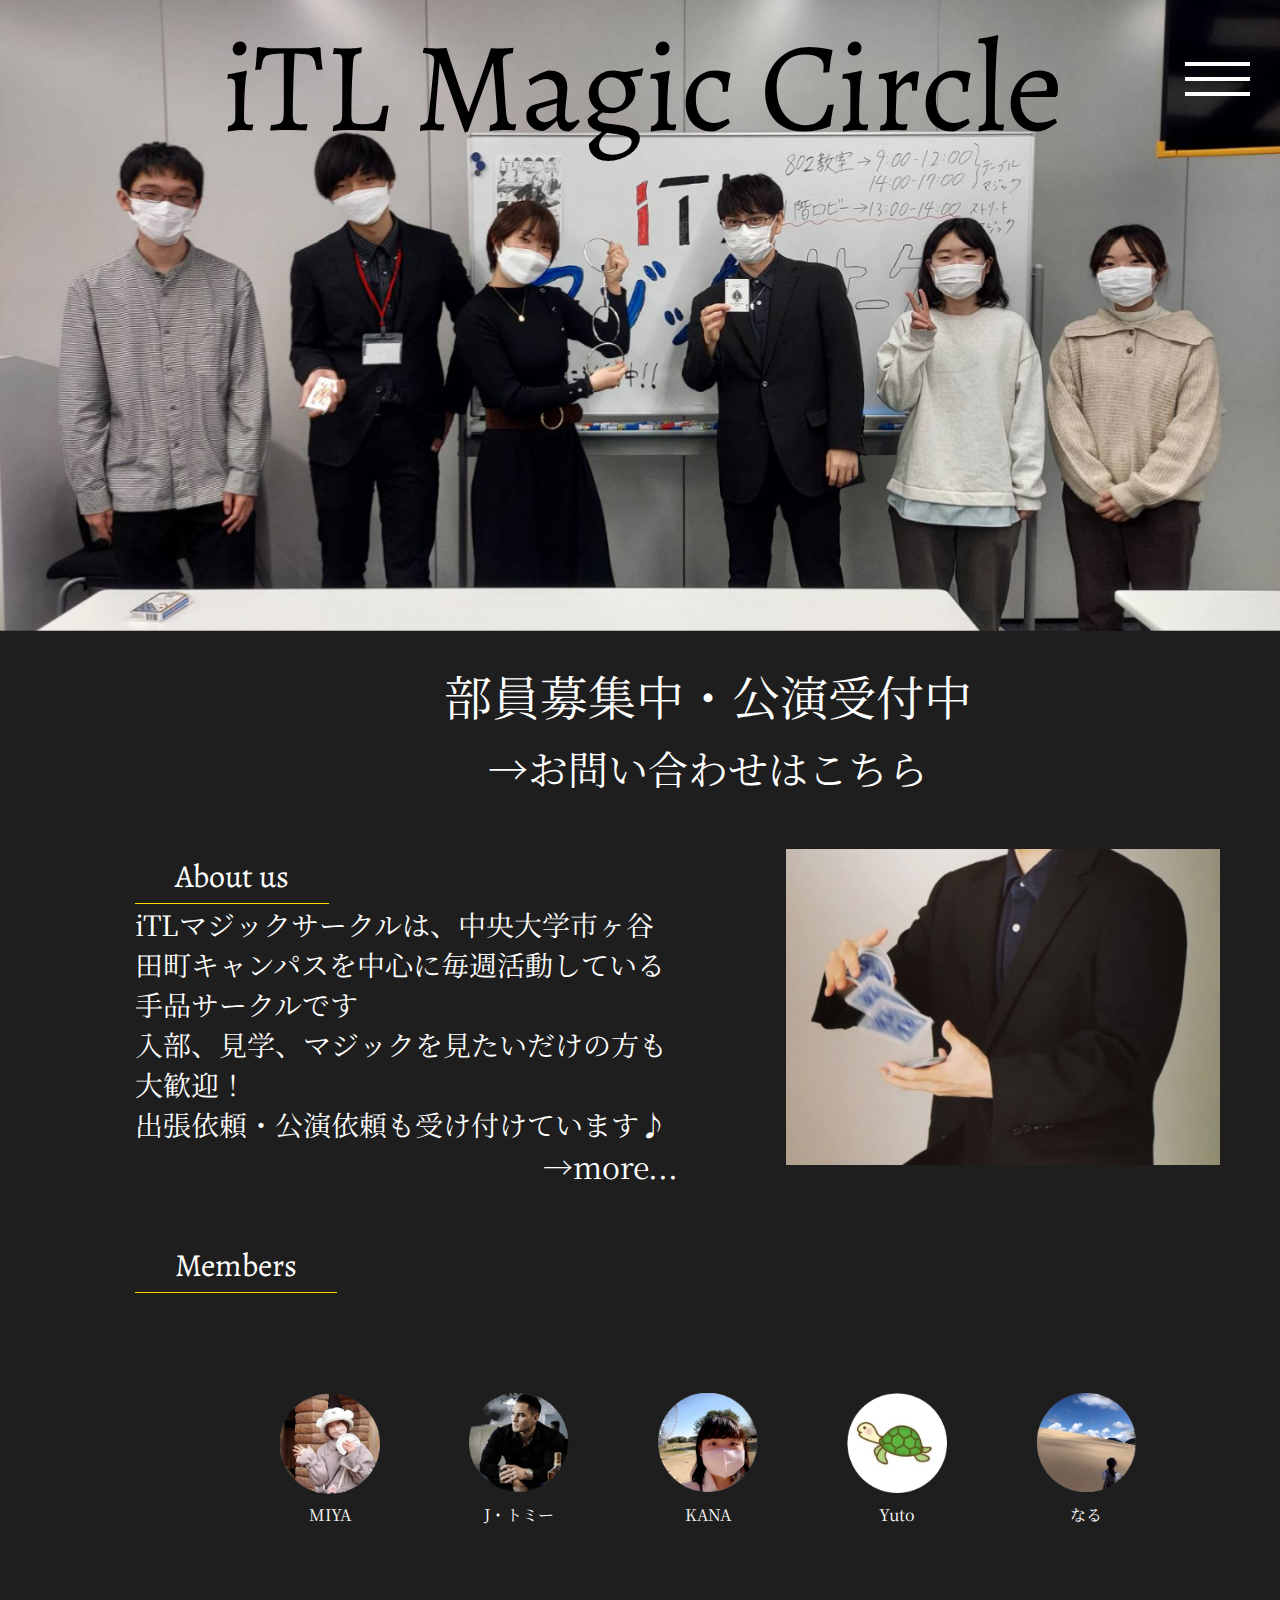
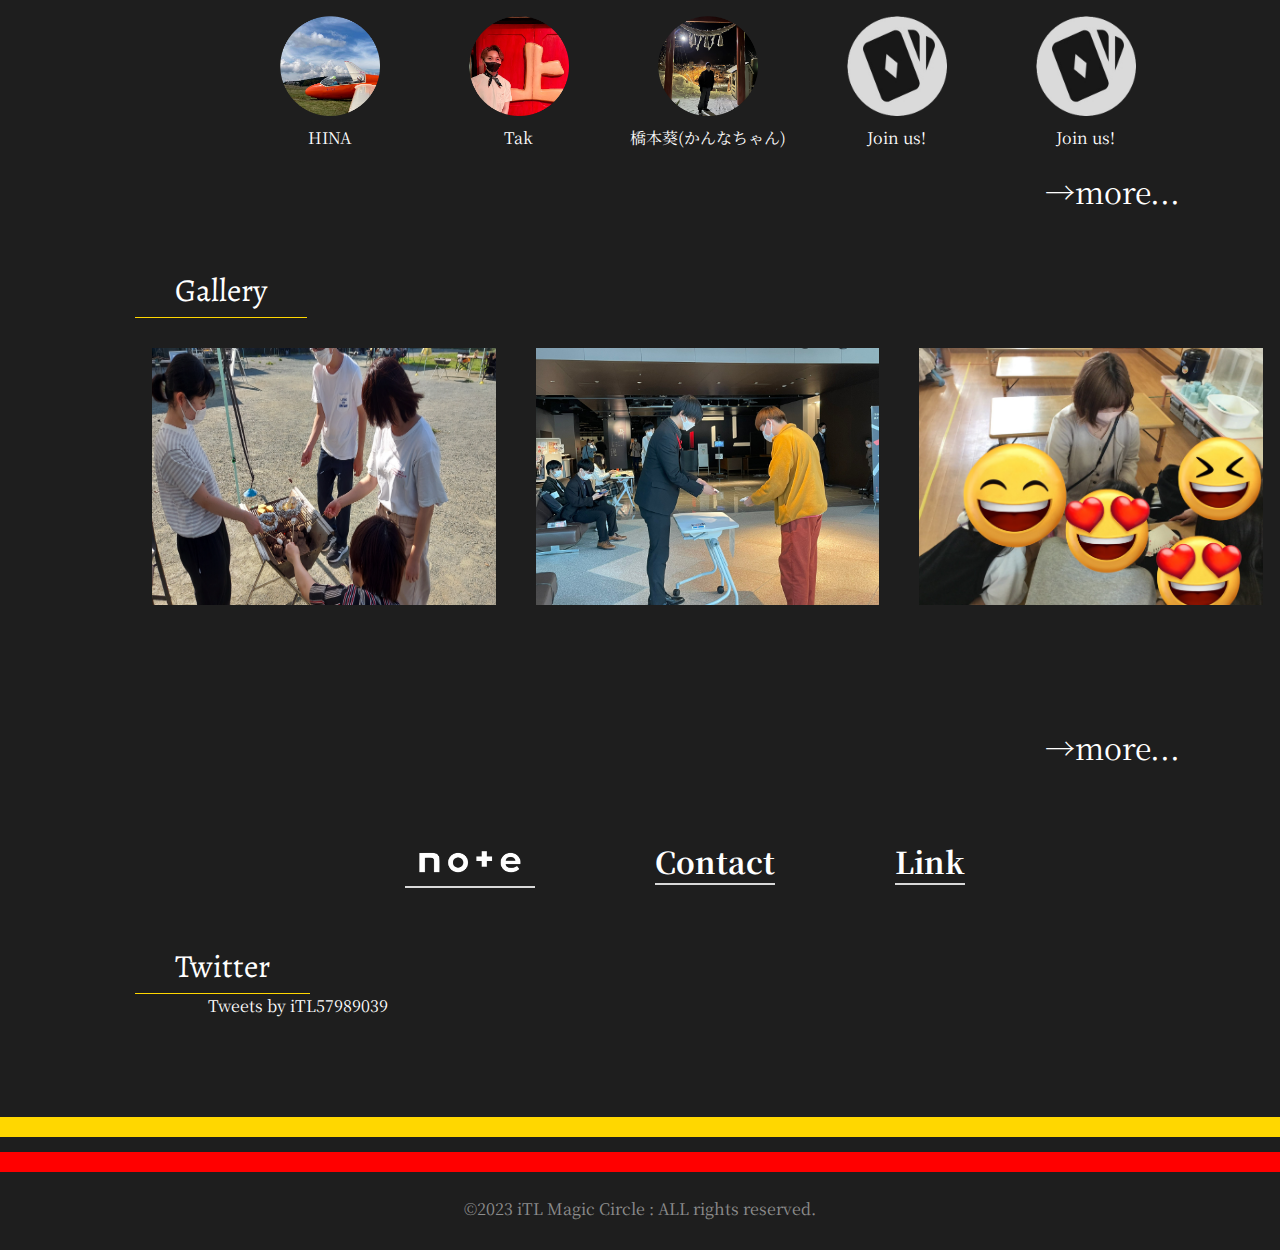
<file: public/index.html>
<!DOCTYPE html>
<html lang="ja">
<head>
    <meta charset="UTF-8">
    <meta http-equiv="X-UA-Compatible" content="IE=edge">
    <meta name="viewport" content="width=device-width, initial-scale=1.0">
    <link rel="stylesheet" href="./styles/common.css">
    <link rel="stylesheet" href="./styles/index.css">
    <link rel="preconnect" href="https://fonts.googleapis.com">
    <link rel="preconnect" href="https://fonts.gstatic.com" crossorigin>
    <link href="https://fonts.googleapis.com/css2?family=Alegreya&family=Noto+Serif+JP&display=swap" rel="stylesheet">
    <script src="./js/hamburger-menu.js" defer></script>
    <!--GalleryのJS-->
    <script src="./js/top-gallery.js"></script>
    <title>iTL Magic Circle</title>
</head>
<body>
    <div class="mask"></div>
    <header class="header">
        <div class="h-mainvisual">
            <img src="./images/main-visual.png" alt="メインビジュアル">
        </div>
        <div class="h-float-area">
            <h1 class="h-heading heading">iTL Magic Circle</h1>
            <div class="h-humbergar" id="hamburger-trigger">
                <span></span><span></span><span></span>
            </div>
        </div>
        <div class="h-nav-area">
            <h2 class="h-nav-heading heading">iTL Magic Circle</h2>
            <nav class="h-global-menu">
                <ul class="global-nav">
                    <li class="nav-item">
                        <a href="./index.html" class="h-global-menu-text text">
                            Home
                        </a>
                    </li>
                    <li class="nav-item">
                        <a href="./about.html" class="h-global-menu-text text">
                            About us
                        </a>
                    </li>
                    <li class="nav-item">
                        <a href="./members.html" class="h-global-menu-text text">
                            Members
                        </a>
                    </li>
                    <li class="nav-item">
                        <a href="./gallery/top.html" class="h-global-menu-text text">
                            Gallery
                        </a>
                    </li>
                    <li class="nav-item">
                        <a href="./link.html" class="h-global-menu-text text">
                            Link
                        </a>
                    </li>
                    <li class="nav-item">
                        <a href="./members-only.html" class="h-global-menu-text text">
                            Members-only
                        </a>
                    </li>
                    <li class="nav-item">
                        <a href="./contact.html" class="h-global-menu-text text">
                            Contact
                        </a>
                    </li>
                </ul>
            </nav>
            <div class="h-nav-contact-area">
                <a href="https://note.com/itlmagic/" class="anchor-box">
                    <img src="./images/note_logo.png" alt="note">
                </a>
                <a href="https://twitter.com/iTL57989039" class="anchor-box">
                    <img src="./images/Twitter-logo-blue.png" alt="Twitter">
                </a>
            </div>
        </div>
    </header>
    <main class="main">
        <section class="top-section s-catch-copy">
            <p class="catch-copy-text text">
                部員募集中・公演受付中<br>
                <span class="catch-copy-text_small"> <a href="./contact.html" class="text">
                    →お問い合わせはこちら
                </a></span>
            </p>
        </section>
        <section class="top-section s-about">
            <div class="s-about-text-box">
                <h2 class="s-heading_underline heading">About us</h2>
                <p class="s-about-text text">
                    iTLマジックサークルは、中央大学市ヶ谷田町キャンパスを中心に毎週活動している手品サークルです<br>
                    入部、見学、マジックを見たいだけの方も大歓迎！<br>
                    出張依頼・公演依頼も受け付けています♪
                </p>
                <p class="s-about-text_right">
                    <a href="./about.html" class="text">
                        →more...
                    </a>
                </p>
            </div>
            <div class="s-about-image-box">
                <img src="./images/about-image.png" alt="マジシャンの写真" class="image">
            </div>
        </section>
        <section class="top-section">
            <h2 class="s-members s-heading_underline heading">Members</h2>
            <div class="s-members-box">
                <div class="member-cards">
                    <div class="member-card">
                        <div class="card-image">
                            <img src="./images/members/MIYA_icon.png" alt="" class="image">
                        </div>
                        <p class="text">MIYA</p>
                    </div>
                    <div class="member-card">
                        <div class="card-image">
                            <img src="./images/members/J・トミー_icon.png" alt="" class="image">
                        </div>
                        <p class="text">J・トミー</p>
                    </div>
                    <div class="member-card">
                        <div class="card-image">
                            <img src="./images/members/KANA_icon.png" alt="" class="image">
                        </div>
                        <p class="text">KANA</p>
                    </div>
                    <div class="member-card">
                        <div class="card-image">
                            <img src="./images/members/Yuto_icon.png" alt="" class="image">
                        </div>
                        <p class="text">Yuto</p>
                    </div>
                    <div class="member-card">
                        <div class="card-image">
                            <img src="./images/members/なる_icon.png" alt="" class="image">
                        </div>
                        <p class="text">なる</p>
                    </div>
                    <div class="member-card">
                        <div class="card-image">
                            <img src="./images/members/HINA_icon.png" alt="" class="image">
                        </div>
                        <p class="text">HINA</p>
                    </div>
                    <div class="member-card">
                        <div class="card-image">
                            <img src="./images/members/Tak_icon.png" alt="" class="image">
                        </div>
                        <p class="text">Tak</p>
                    </div>
                    <div class="member-card">
                        <div class="card-image">
                            <img src="./images/members/橋本葵(かんなちゃん)_icon.png" alt="" class="image">
                        </div>
                        <p class="text">橋本葵(かんなちゃん)</p>
                    </div>
                    <div class="member-card">
                        <div class="card-image">
                            <img src="./images/members/Join us_icon.png" alt="" class="image">
                        </div>
                        <p class="text">Join us!</p>
                    </div>
                    <div class="member-card">
                        <div class="card-image">
                            <img src="./images/members/Join us_icon.png" alt="" class="image">
                        </div>
                        <p class="text">Join us!</p>
                    </div>
                </div>
                <p class="s-member-text_right">
                    <a href="./members.html" class="text">
                        →more...
                    </a>
                </p>
            </div>
        </section>
            <!--Gallery-->
            <h2 class="s-heading_underline heading">Gallery</h2>
            </div>
            <!--Galleryの写真→固定-->
            <div class="flex-container">
                <img src="./images/Top_Gallery1.jpg" class="image-wrap">
                <img src="./images/Top_Gallery2.jpg" class="image-wrap">
                <img src="./images/Top_Gallery3.jpg" class="image-wrap">
            </div>
            <!--sm版のときだけ出現-->
            <div class="gallery_sp">
                <!--back-->
                <button value="戻る" onclick="go_back()" class="button_gallery_left"><img src="./images/material-symbols_arrow-back-ios-new.png" class="arrow_left"></button>
                <!--image-->
                    <img id="mypic" src="./images/Top_Gallery1.jpg" width="400" height="300">
                <!--next-->
                <button value="進む" onclick="go_forward()" class="button_gallery_right"><img src="./images/material-symbols_arrow-back-ios-new.png" class="arrow_right"></button>
            </div>
            <!--→more-->
            <div class="s-gallery-text-right">
                <a href="./gallery/top.html" class="text">
                    →more...
                </a>
            </div>
            <div class="note_contact_link">
                <!--note-->
                <section class="note_contact_link">
                    <a href="https://note.com/itlmagic/"><img src="./images/note_logo.png" class="note_logo"></a>
                </section>
                <!--contact-->
                <section class="note_contact_link">
                    <a href="contact.html"><h2>Contact</h2></a>
                </section>
                <!--link-->
                <section class="note_contact_link">
                    <a href="link.html"> <h2>Link</h2></a>
                </section>
            </div>
        </div>
        <section class="s-twitter">
            <h2 class="s-heading_underline heading">Twitter</h2>
            <!--Twitterの長さ調整済み20230607-->
            <div class="twitter-container">
                <a class="twitter-timeline" data-height="600" data-width="100%" href="https://twitter.com/iTL57989039?ref_src=twsrc%5Etfw">Tweets by iTL57989039</a>
                <script async src="https://platform.twitter.com/widgets.js" charset="utf-8"></script>
            </div>
        </section>
    </main>
    <footer class="footer">
        <div class="yellow-line line-between"></div>
        <div class="red-line"></div>
        <p class="copyright-text text">&copy;2023 iTL Magic Circle : ALL rights reserved.</p>
    </footer>
</body>
</html>
</file>
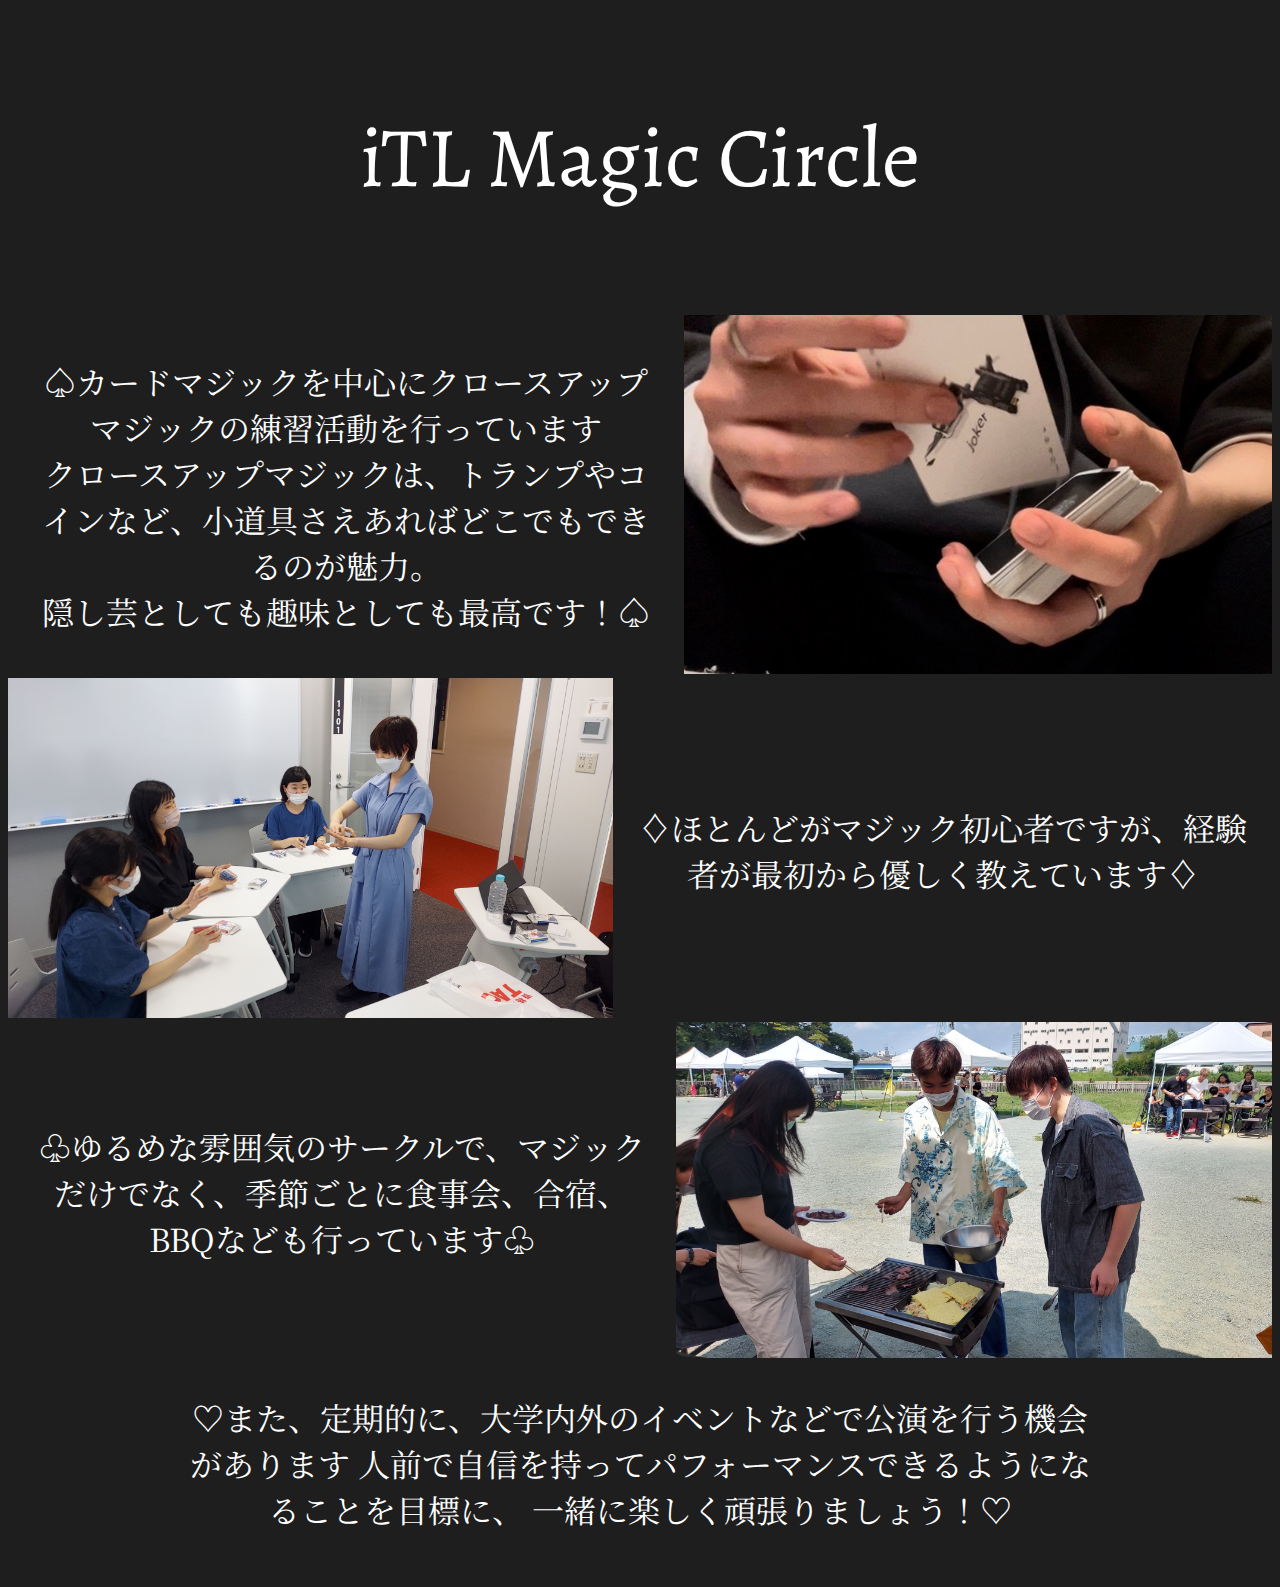
<file: public/about us.html>
<!DOCTYPE html>
<html lang="ja">
    
<head>
    <meta charset="UTF-8">
    <meta http-equiv="X-UA-Compatible" content="IE=edge">
    <meta name="viewport" content="width=device-width, initial-scale=1.0">
    <link rel="preconnect" href="https://fonts.googleapis.com">
    <link rel="preconnect" href="https://fonts.gstatic.com" crossorigin>
    <link href="https://fonts.googleapis.com/css2?family=Alegreya&family=Noto+Serif+JP&display=swap" rel="stylesheet">
    <link rel="stylesheet" href="./css/about.css">
    <title>about us</title>
</head>

<body>

<!--　先輩がコーディング
    <header>About us</header> 
-->

<main>
    <h2 class="about_header">
        iTL Magic Circle
    </h2>
    <div class="wrapper_1">
        <div class="text">
            <p class="text_1">
                ♤カードマジックを中心にクロースアップマジックの練習活動を行っています<br>
                クロースアップマジックは、トランプやコインなど、小道具さえあればどこでもできるのが魅力。<br>
                隠し芸としても趣味としても最高です！♤
            </p>
        </div>
        <div class="img_1">
            <img src="./images/about/About us_1.jpg" alt="">
        </div>
    </div>
    <div class="wrapper_2">
        <div class="img_2">
            <img src="./images/about/About us_2.jpg" alt="">
        </div>
        <div class="text">
            <p class="text_2">
                ♢ほとんどがマジック初心者ですが、経験者が最初から優しく教えています♢
            </p>
        </div>
    </div>
    <div class="wrapper_3">
        <div class="text">
            <p class="text_3">
                ♧ゆるめな雰囲気のサークルで、マジックだけでなく、季節ごとに食事会、合宿、BBQなども行っています♧
            </p>
        </div>
        <div class="img_3">
            <img src="./images/about/About us_3.jpg" alt="">
        </div>
    </div>

    <div class="text">
        <p class="text_4">
            ♡また、定期的に、大学内外のイベントなどで公演を行う機会があります
            人前で自信を持ってパフォーマンスできるようになることを目標に、
            一緒に楽しく頑張りましょう！♡
        </p>
    </div>
</main>

<!--　先輩がコーディング
    <footer>&copy;2023 iTL Magic Circle: ALL rights reserved.</footer>
-->

</body>
</html>
</file>
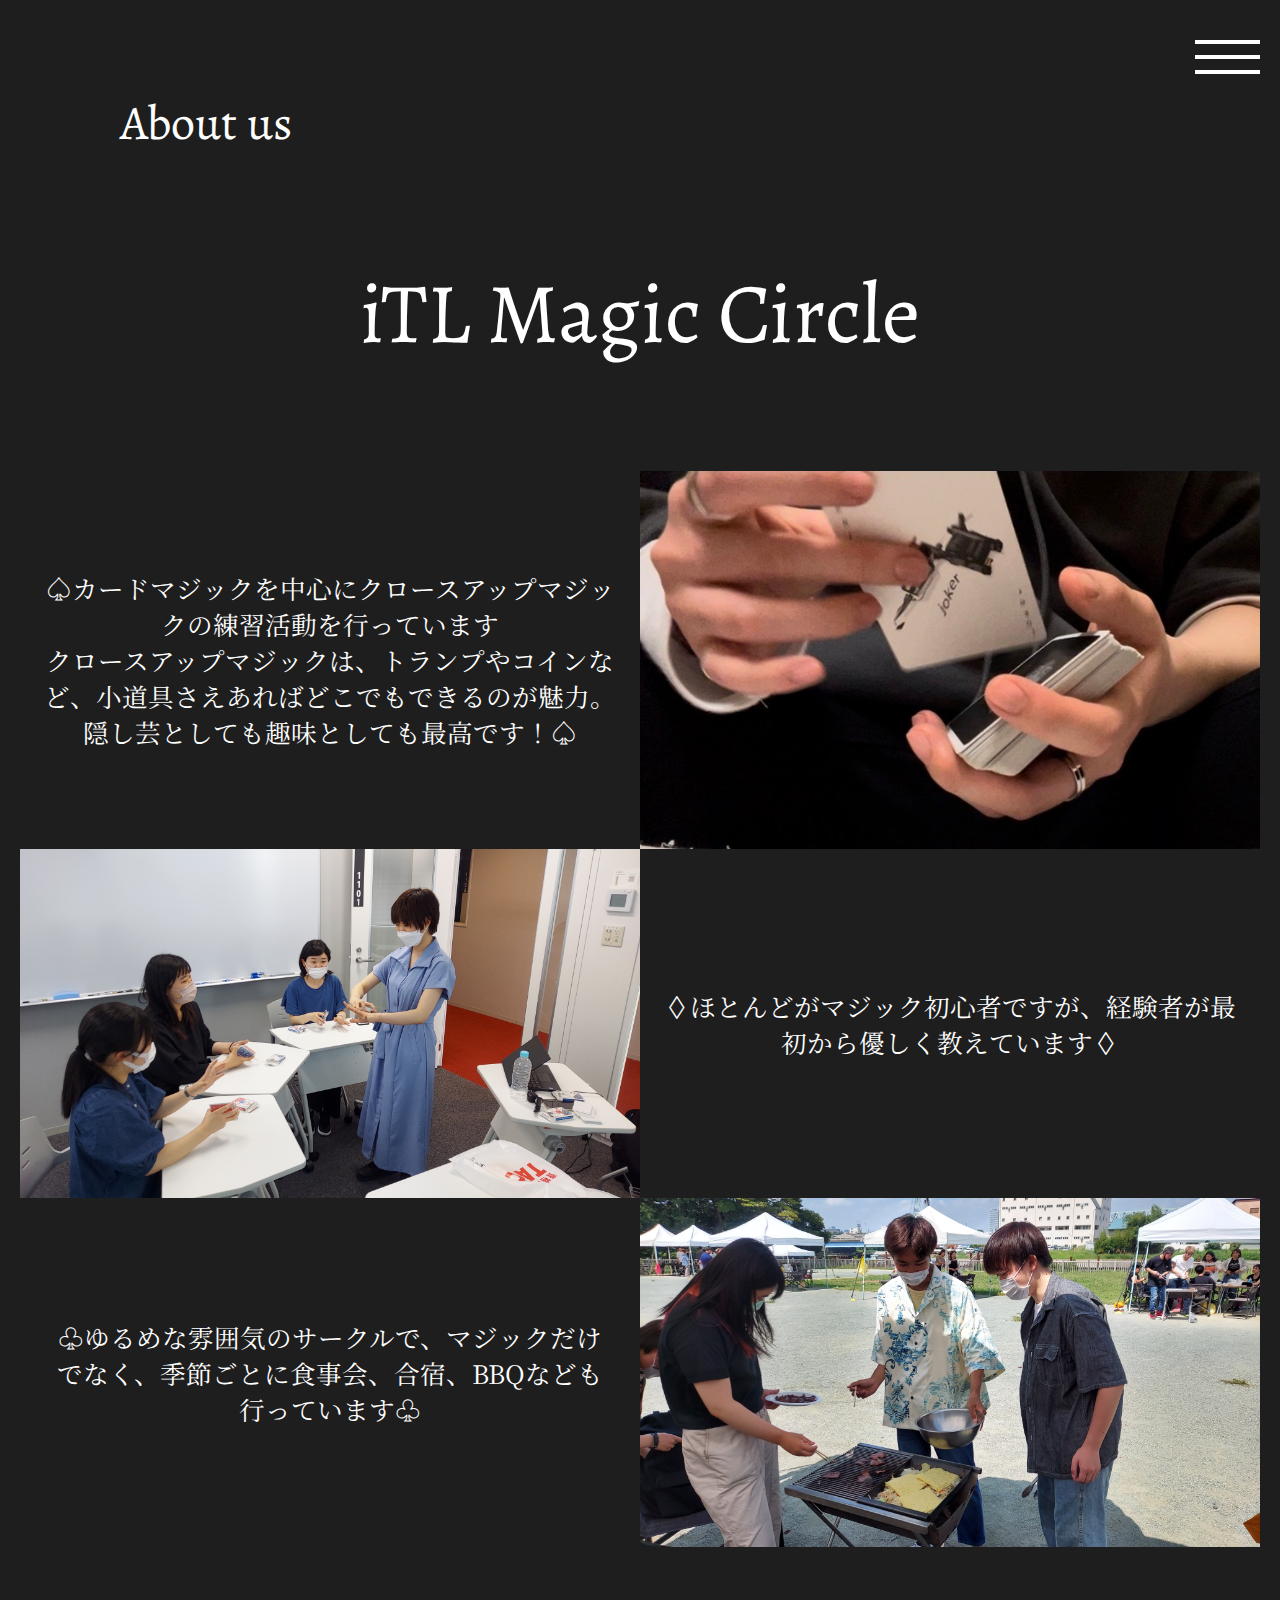
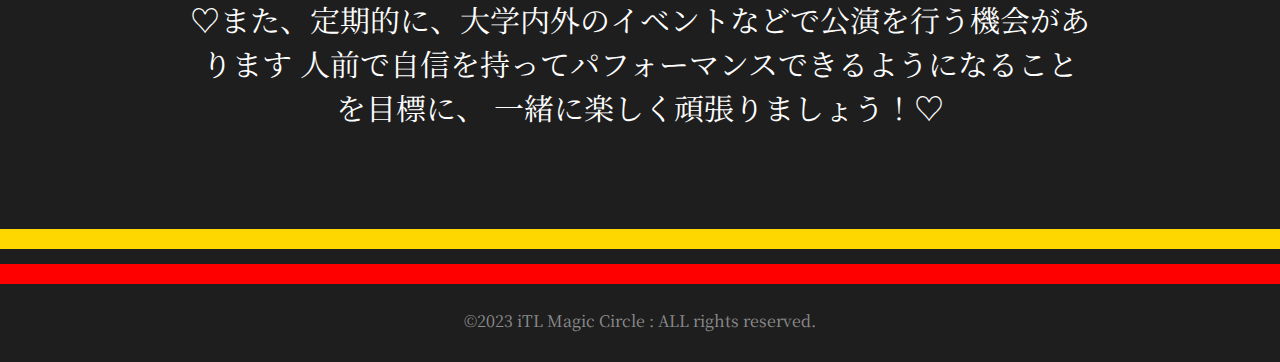
<file: public/about.html>
<!DOCTYPE html>
<html lang="ja">

<head>
    <meta charset="UTF-8">
    <meta http-equiv="X-UA-Compatible" content="IE=edge">
    <meta name="viewport" content="width=device-width, initial-scale=1.0">
    <link rel="preconnect" href="https://fonts.googleapis.com">
    <link rel="preconnect" href="https://fonts.gstatic.com" crossorigin>
    <link href="https://fonts.googleapis.com/css2?family=Alegreya&family=Noto+Serif+JP&display=swap" rel="stylesheet">
    <link rel="stylesheet" href="./styles/common.css">
    <link rel="stylesheet" href="./styles/about.css">
    <link rel="stylesheet" href="./styles/hamburger-menu-addon.css">
    <script src="./js/hamburger-menu.js" defer></script>
    <title>About us | iTL Magic Circle</title>
</head>

<body>
    <div class="mask"></div>
    <div class="about-container">
        <header class="header">
            <div class="h-humbergar" id="hamburger-trigger">
                <span></span><span></span><span></span>
            </div>
            <div class="h-nav-area">
                <h2 class="h-nav-heading heading">iTL Magic Circle</h2>
                <nav class="h-global-menu">
                    <ul class="global-nav">
                        <li class="nav-item">
                            <a href="./index.html" class="h-global-menu-text text">
                                Home
                            </a>
                        </li>
                        <li class="nav-item">
                            <a href="./about.html" class="h-global-menu-text text">
                                About us
                            </a>
                        </li>
                        <li class="nav-item">
                            <a href="./members.html" class="h-global-menu-text text">
                                Members
                            </a>
                        </li>
                        <li class="nav-item">
                            <a href="./gallery/top.html" class="h-global-menu-text text">
                                Gallery
                            </a>
                        </li>
                        <li class="nav-item">
                            <a href="./link.html" class="h-global-menu-text text">
                                Link
                            </a>
                        </li>
                        <li class="nav-item">
                            <a href="./members-only.html" class="h-global-menu-text text">
                                Members-only
                            </a>
                        </li>
                        <li class="nav-item">
                            <a href="./contact.html" class="h-global-menu-text text">
                                Contact
                            </a>
                        </li>
                    </ul>
                </nav>
                <div class="h-nav-contact-area">
                    <a href="https://note.com/itlmagic/" class="anchor-box">
                        <img src="./images/note_logo.png" alt="note">
                    </a>
                    <a href="https://twitter.com/iTL57989039" class="anchor-box">
                        <img src="./images/Twitter-logo-blue.png" alt="Twitter">
                    </a>
                </div>
            </div>
        </header>
        <main>
            <h1 class="h-heading heading">About us</h1>
            <h2 class="about_header">
                iTL Magic Circle
            </h2>
            <section class="case">
                <article class="case__list">
                    <div class="case__item wrapper_1">
                        <p class="case__item__text text_1">
                            &#9828;カードマジックを中心にクロースアップマジックの練習活動を行っています<br>
                            クロースアップマジックは、トランプやコインなど、小道具さえあればどこでもできるのが魅力。<br>
                            隠し芸としても趣味としても最高です！&#9828;
                        </p>
                        <img class="case__item__img" src="./images/about/About us_1.jpg" alt="画像1">
                    </div>
                    <div class="case__item wrapper_2">
                        <p class="case__item__text text_2">
                            &#9674;ほとんどがマジック初心者ですが、経験者が最初から優しく教えています&#9674;
                        </p>
                        <img class="case__item__img" src="./images/about/About us_2.jpg" alt="画像2">
                    </div>
                    <div class="case__item wrapper_3">
                        <p class="case__item__text text_3">
                            &#9831;ゆるめな雰囲気のサークルで、マジックだけでなく、季節ごとに食事会、合宿、BBQなども行っています&#9831;
                        </p>
                        <img class="case__item__img" src="./images/about/About us_3.jpg" alt="画像3">
                    </div>
                </article>
            </section>
            <div class="case__item">
                <p class="text_4">
                    &#9825;また、定期的に、大学内外のイベントなどで公演を行う機会があります
                    人前で自信を持ってパフォーマンスできるようになることを目標に、
                    一緒に楽しく頑張りましょう！&#9825;
                </p>
            </div>
        </main>
    </div>
    <footer class="footer">
        <div class="yellow-line line-between"></div>
        <div class="red-line"></div>
        <p class="copyright-text text">&copy;2023 iTL Magic Circle : ALL rights reserved.</p>
    </footer>
</body>

</html>
</file>
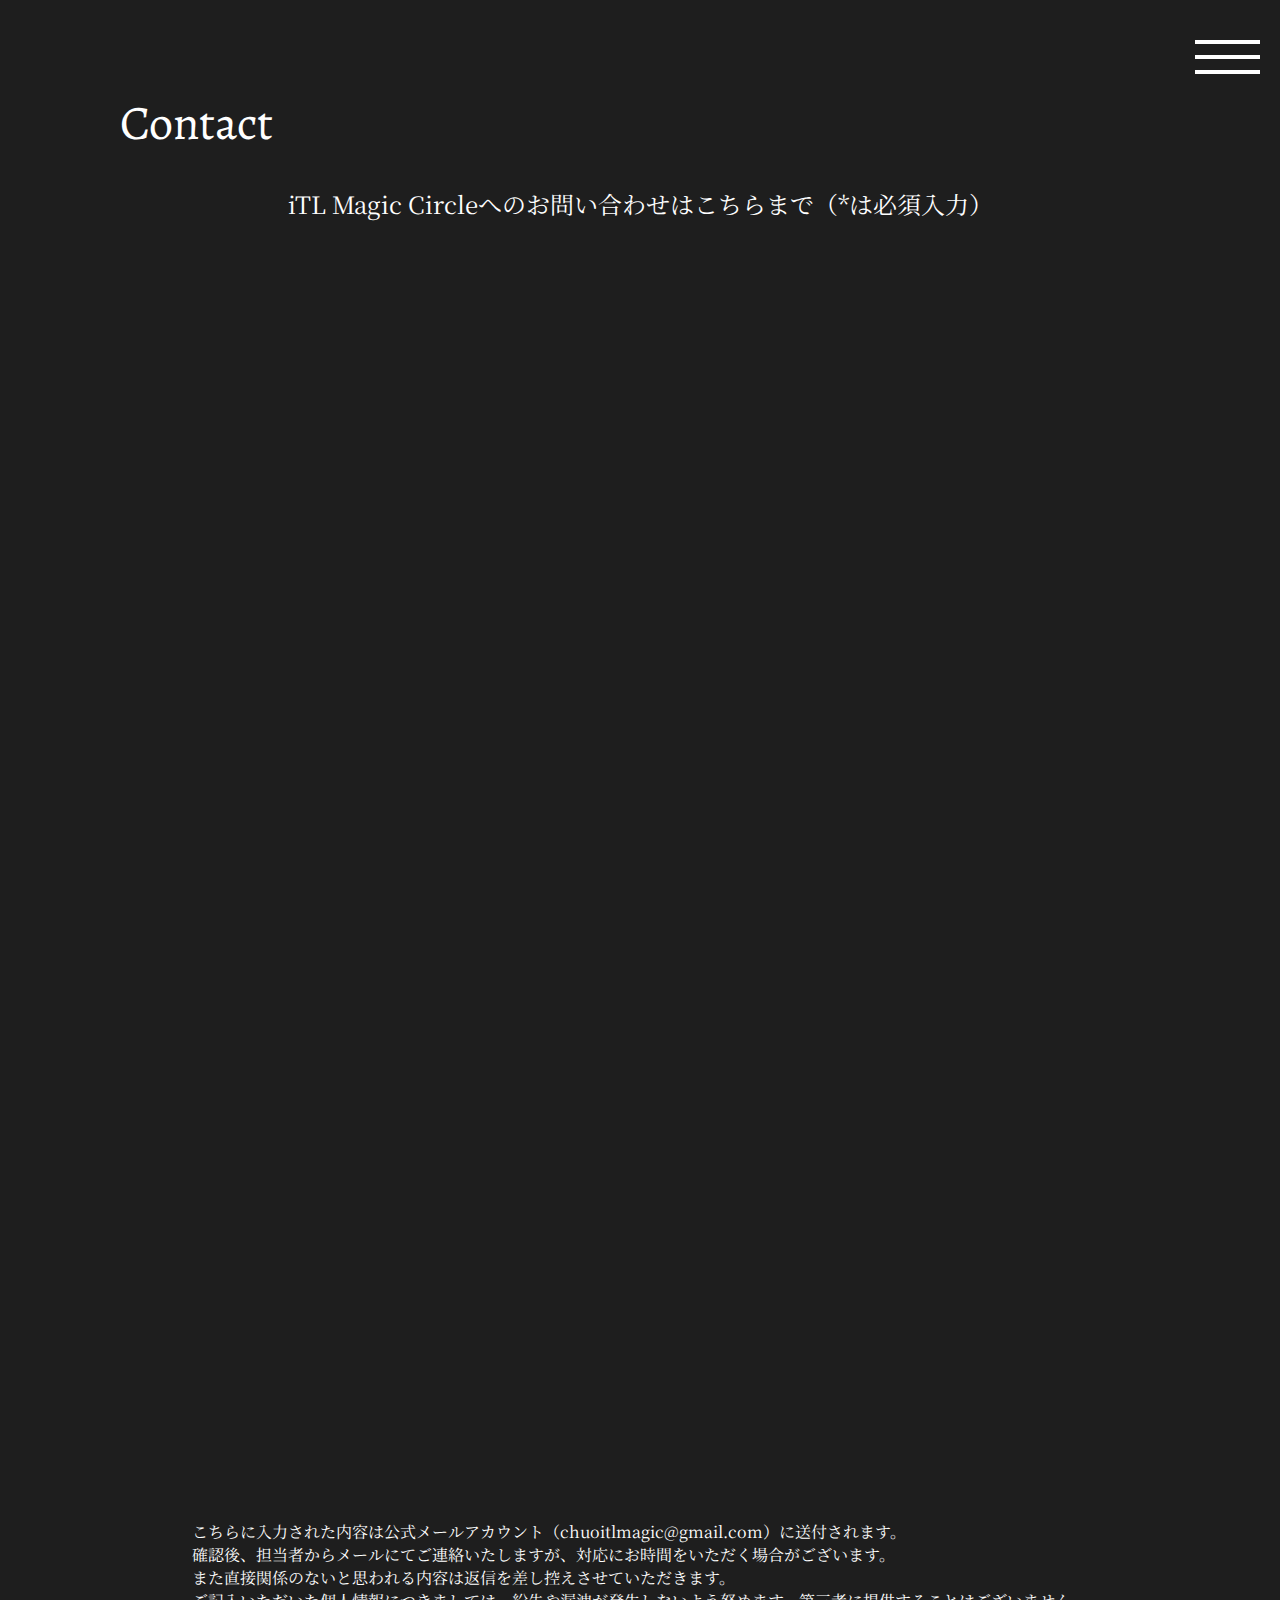
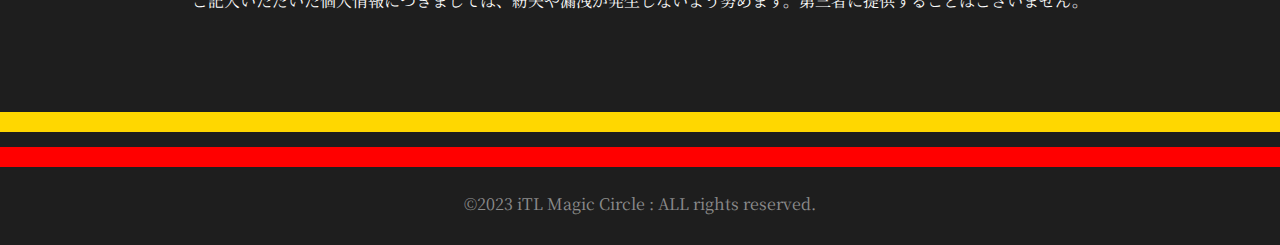
<file: public/contact.html>
<!DOCTYPE html>
<html lang="ja">
<head>
    <meta charset="UTF-8">
    <meta http-equiv="X-UA-Compatible" content="IE=edge">
    <meta name="viewport" content="width=device-width, initial-scale=1.0">
    <link rel="preconnect" href="https://fonts.googleapis.com">
    <link rel="preconnect" href="https://fonts.gstatic.com" crossorigin>
    <link href="https://fonts.googleapis.com/css2?family=Alegreya&family=Noto+Serif+JP&display=swap" rel="stylesheet">
    <link rel="stylesheet" href="./styles/common.css">
    <link rel="stylesheet" href="./styles/contact.css">
    <link rel="stylesheet" href="./styles/hamburger-menu-addon.css">
    <script src="./js/hamburger-menu.js" defer></script>
    <script src="./js/slider.js" defer></script>
    <title>Contact | iTL Magic Circle</title>
</head>
<body>
    <div class="mask"></div>
    <div class="contact-container">
        <header class="header">
            <div class="h-humbergar" id="hamburger-trigger">
                <span></span><span></span><span></span>
            </div>
            <div class="h-nav-area">
                <h2 class="h-nav-heading heading">iTL Magic Circle</h2>
                <nav class="h-global-menu">
                    <ul class="global-nav">
                        <li class="nav-item">
                            <a href="./index.html" class="h-global-menu-text text">
                                Home
                            </a>
                        </li>
                        <li class="nav-item">
                            <a href="./about.html" class="h-global-menu-text text">
                                About us
                            </a>
                        </li>
                        <li class="nav-item">
                            <a href="./members.html" class="h-global-menu-text text">
                                Members
                            </a>
                        </li>
                        <li class="nav-item">
                            <a href="./gallery/top.html" class="h-global-menu-text text">
                                Gallery
                            </a>
                        </li>
                        <li class="nav-item">
                            <a href="./link.html" class="h-global-menu-text text">
                                Link
                            </a>
                        </li>
                        <li class="nav-item">
                            <a href="./members-only.html" class="h-global-menu-text text">
                                Members-only
                            </a>
                        </li>
                        <li class="nav-item">
                            <a href="./contact.html" class="h-global-menu-text text">
                                Contact
                            </a>
                        </li>
                    </ul>
                </nav>
                <div class="h-nav-contact-area">
                    <a href="https://note.com/itlmagic/" class="anchor-box">
                        <img src="./images/note_logo.png" alt="note">
                    </a>
                    <a href="https://twitter.com/iTL57989039" class="anchor-box">
                        <img src="./images/Twitter-logo-blue.png" alt="Twitter">
                    </a>
                </div>
            </div>
        </header>
        <main>
            <h1 class="h-heading heading">Contact</h1>
            <p class="contact-text-top">iTL Magic Circleへのお問い合わせはこちらまで（*は必須入力）</p>
            <div class="form">
            <iframe src="https://docs.google.com/forms/d/e/1FAIpQLSfKwTYRQ0WKr-3z81Sz-byz0iC8sOFHvKQXilgmNAUmEC5KNg/viewform?embedded=true" width=100% height="1239" frameborder="0" marginheight="0" marginwidth="0">読み込んでいます…</iframe>
            </div>
            <p class="contact-description">こちらに入力された内容は公式メールアカウント（chuoitlmagic@gmail.com）に送付されます。<br>
                確認後、担当者からメールにてご連絡いたしますが、対応にお時間をいただく場合がございます。<br>
                また直接関係のないと思われる内容は返信を差し控えさせていただきます。<br>
                ご記入いただいた個人情報につきましては、紛失や漏洩が発生しないよう努めます。第三者に提供することはございません。<br>
                </p>
        </main>
    </div>
    <footer class="footer">
        <div class="yellow-line line-between"></div>
        <div class="red-line"></div>
        <p class="copyright-text text">&copy;2023 iTL Magic Circle : ALL rights reserved.</p>
    </footer>
</body>
</html>
</file>
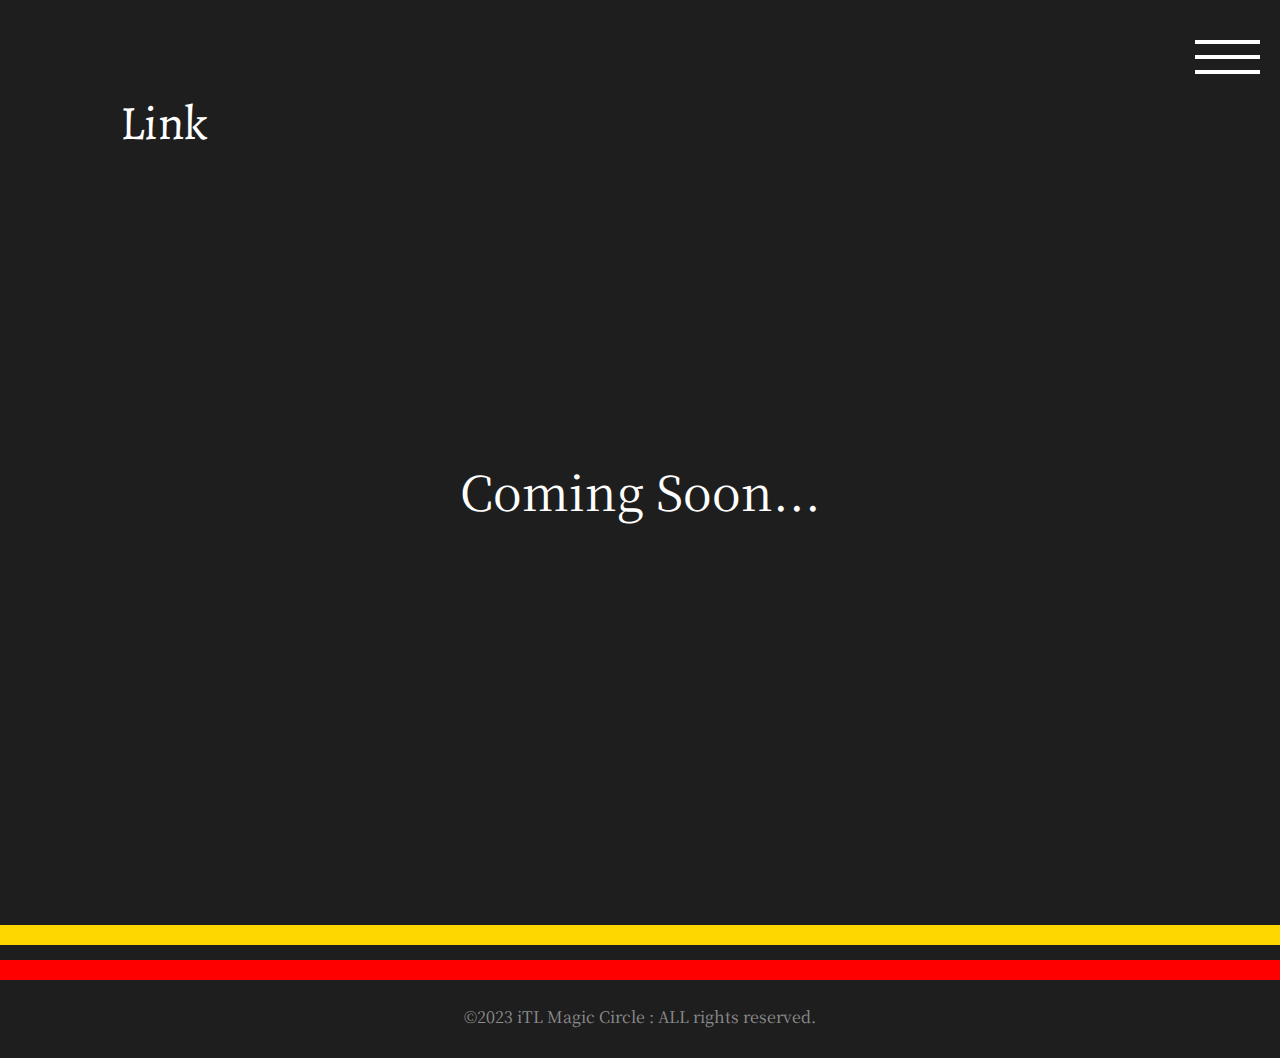
<file: public/link.html>
<!DOCTYPE html>
<html lang="ja">
<head>
    <meta charset="UTF-8">
    <meta http-equiv="X-UA-Compatible" content="IE=edge">
    <meta name="viewport" content="width=device-width, initial-scale=1.0">
    <link rel="preconnect" href="https://fonts.googleapis.com">
    <link rel="preconnect" href="https://fonts.gstatic.com" crossorigin>
    <link href="https://fonts.googleapis.com/css2?family=Alegreya&family=Noto+Serif+JP&display=swap" rel="stylesheet">
    <link rel="stylesheet" href="./styles/common.css">
    <link rel="stylesheet" href="./styles/hamburger-menu-addon.css">
    <link rel="stylesheet" href="./styles/link.css">
    <script src="./js/hamburger-menu.js" defer></script>
    <script src="./js/slider.js" defer></script>
    <title>Link | iTL Magic Circle</title>
</head>
<body>
    <div class="mask"></div>
    <div class="link-container">
        <header class="header">
            <div class="h-humbergar" id="hamburger-trigger">
                <span></span><span></span><span></span>
            </div>
            <div class="h-nav-area">
                <h2 class="h-nav-heading heading">iTL Magic Circle</h2>
                <nav class="h-global-menu">
                    <ul class="global-nav">
                        <li class="nav-item">
                            <a href="./index.html" class="h-global-menu-text text">
                                Home
                            </a>
                        </li>
                        <li class="nav-item">
                            <a href="./about.html" class="h-global-menu-text text">
                                About us
                            </a>
                        </li>
                        <li class="nav-item">
                            <a href="./members.html" class="h-global-menu-text text">
                                Members
                            </a>
                        </li>
                        <li class="nav-item">
                            <a href="./gallery/top.html" class="h-global-menu-text text">
                                Gallery
                            </a>
                        </li>
                        <li class="nav-item">
                            <a href="./link.html" class="h-global-menu-text text">
                                Link
                            </a>
                        </li>
                        <li class="nav-item">
                            <a href="./members-only.html" class="h-global-menu-text text">
                                Members-only
                            </a>
                        </li>
                        <li class="nav-item">
                            <a href="./contact.html" class="h-global-menu-text text">
                                Contact
                            </a>
                        </li>
                    </ul>
                </nav>
                <div class="h-nav-contact-area">
                    <a href="https://note.com/itlmagic/" class="anchor-box">
                        <img src="./images/note_logo.png" alt="note">
                    </a>
                    <a href="https://twitter.com/iTL57989039" class="anchor-box">
                        <img src="./images/Twitter-logo-blue.png" alt="Twitter">
                    </a>
                </div>
            </div>
        </header>
        <main>
            <h1 class="h-heading heading">Link</h1>
            <p class="a">Coming Soon...</p>
        </main>
    </div>
    <footer class="footer">
        <div class="yellow-line line-between"></div>
        <div class="red-line"></div>
        <p class="copyright-text text">&copy;2023 iTL Magic Circle : ALL rights reserved.</p>
    </footer>
</body>
</html>
</file>
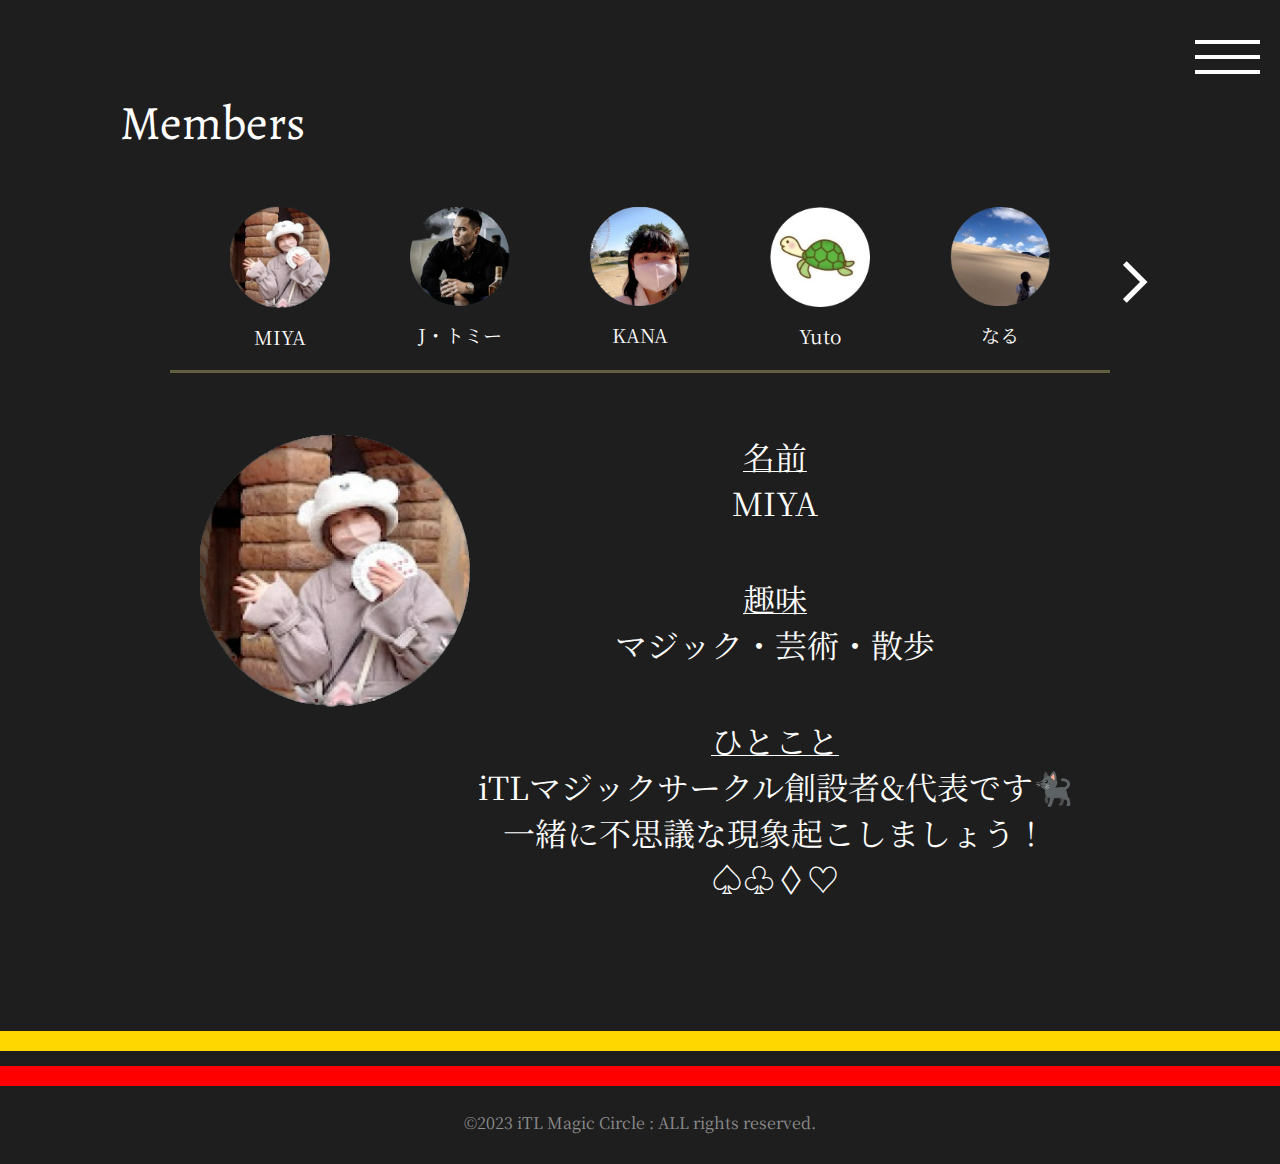
<file: public/members.html>
<!DOCTYPE html>
<html lang="ja">
<head>
    <meta charset="UTF-8">
    <meta http-equiv="X-UA-Compatible" content="IE=edge">
    <meta name="viewport" content="width=device-width, initial-scale=1.0">
    <link rel="preconnect" href="https://fonts.googleapis.com">
    <link rel="preconnect" href="https://fonts.gstatic.com" crossorigin>
    <link href="https://fonts.googleapis.com/css2?family=Alegreya&family=Noto+Serif+JP&display=swap" rel="stylesheet">
    <link rel="stylesheet" href="./styles/common.css">
    <link rel="stylesheet" href="./styles/members.css">
    <link rel="stylesheet" href="./styles/hamburger-menu-addon.css">
    <script src="./js/hamburger-menu.js" defer></script>
    <script src="./js/slider.js" defer></script>
    <title>Members | iTL Magic Circle</title>
</head>
<body>
    <div class="mask"></div>
    <div class="members-container">
        <header class="header">
            <div class="h-humbergar" id="hamburger-trigger">
                <span></span><span></span><span></span>
            </div>
            <div class="h-nav-area">
                <h2 class="h-nav-heading heading">iTL Magic Circle</h2>
                <nav class="h-global-menu">
                    <ul class="global-nav">
                        <li class="nav-item">
                            <a href="./index.html" class="h-global-menu-text text">
                                Home
                            </a>
                        </li>
                        <li class="nav-item">
                            <a href="./about.html" class="h-global-menu-text text">
                                About us
                            </a>
                        </li>
                        <li class="nav-item">
                            <a href="./members.html" class="h-global-menu-text text">
                                Members
                            </a>
                        </li>
                        <li class="nav-item">
                            <a href="./gallery/top.html" class="h-global-menu-text text">
                                Gallery
                            </a>
                        </li>
                        <li class="nav-item">
                            <a href="./link.html" class="h-global-menu-text text">
                                Link
                            </a>
                        </li>
                        <li class="nav-item">
                            <a href="./members-only.html" class="h-global-menu-text text">
                                Members-only
                            </a>
                        </li>
                        <li class="nav-item">
                            <a href="./contact.html" class="h-global-menu-text text">
                                Contact
                            </a>
                        </li>
                    </ul>
                </nav>
                <div class="h-nav-contact-area">
                    <a href="https://note.com/itlmagic/" class="anchor-box">
                        <img src="./images/note_logo.png" alt="note">
                    </a>
                    <a href="https://twitter.com/iTL57989039" class="anchor-box">
                        <img src="./images/Twitter-logo-blue.png" alt="Twitter">
                    </a>
                </div>
            </div>
        </header>
        <main>
            <h1 class="h-heading heading">Members</h1>
            <section class="slide-area">
                <div class="arrow-left" id="js-arrow-left">
                    <img src="./images/material-symbols_arrow-back-ios-new.png" alt="">
                </div>
                <div class="slides-container">
                    <ul class="slides">
                        <li class="slide">
                            <div class="slide-image">
                                <img src="./images/members/MIYA_icon.png" alt="" class="image">
                            </div>
                            <p class="text slide-name">MIYA</p>
                        </li>
                        <li class="slide">
                            <div class="slide-image">
                                <img src="./images/members/J・トミー_icon.png" alt="" class="image">
                            </div>
                            <p class="text slide-name">J・トミー</p>
                        </li>
                        <li class="slide">
                            <div class="slide-image">
                                <img src="./images/members/KANA_icon.png" alt="" class="image">
                            </div>
                            <p class="text slide-name">KANA</p>
                        </li>
                        <li class="slide">
                            <div class="slide-image">
                                <img src="./images/members/Yuto_icon.png" alt="" class="image">
                            </div>
                            <p class="text slide-name">Yuto</p>
                        </li>
                        <li class="slide">
                            <div class="slide-image">
                                <img src="./images/members/なる_icon.png" alt="" class="image">
                            </div>
                            <p class="text slide-name">なる</p>
                        </li>
                        <li class="slide">
                            <div class="slide-image">
                                <img src="./images/members/HINA_icon.png" alt="" class="image">
                            </div>
                            <p class="text slide-name">HINA</p>
                        </li>
                        <li class="slide">
                            <div class="slide-image">
                                <img src="./images/members/Tak_icon.png" alt="" class="image">
                            </div>
                            <p class="text slide-name">Tak</p>
                        </li>
                        <li class="slide">
                            <div class="slide-image">
                                <img src="./images/members/橋本葵(かんなちゃん)_icon.png" alt="" class="image">
                            </div>
                            <p class="text slide-name">かんなちゃん</p>
                        </li>
                    </ul>
                </div>
                <div class="arrow-right" id="js-arrow-right">
                    <img src="./images/material-symbols_arrow-back-ios-new.png" alt="">
                </div>
            </section>
            <section class="member-area">
                <div class="member-container">
                    <div class="member-image">
                        <img src="./images/members/MIYA_icon.png" alt="">
                    </div>
                    <div class="member-introduce">
                        <dl class="member-name">
                            <dt class="text name-label">名前</dt>
                            <dd class="text name-value">MIYA</dd>
                        </dl>
                        <dl class="member-hobby">
                            <dt class="text hobby-label">趣味</dt>
                            <dd class="text hobby-value">マジック・芸術・散歩</dd>
                        </dl>
                        <dl class="member-phrase">
                            <dt class="text phrase-label">ひとこと</dt>
                            <dd class="text phrase-value">
                                iTLマジックサークル創設者&代表です🐈‍⬛<br>
                                一緒に不思議な現象起こしましょう！&#9828;&#9831;&#9674;&#9825;
                            </dd>
                        </dl>
                    </div>
                </div>
                <div class="member-container disactive">
                    <div class="member-image">
                        <img src="./images/members/J・トミー_icon.png" alt="">
                    </div>
                    <div class="member-introduce">
                        <dl class="member-name">
                            <dt class="text name-label">名前</dt>
                            <dd class="text name-value">J・トミー</dd>
                        </dl>
                        <dl class="member-hobby">
                            <dt class="text hobby-label">趣味</dt>
                            <dd class="text hobby-value">マジック、読書、料理、人狼</dd>
                        </dl>
                        <dl class="member-phrase">
                            <dt class="text phrase-label">ひとこと</dt>
                            <dd class="text phrase-value">
                                副代表です。マジックでも人狼でも人を騙すのが趣味です。写真本人です。
                            </dd>
                        </dl>
                    </div>
                </div>
                <div class="member-container disactive">
                    <div class="member-image">
                        <img src="./images/members/KANA_icon.png" alt="">
                    </div>
                    <div class="member-introduce">
                        <dl class="member-name">
                            <dt class="text name-label">名前</dt>
                            <dd class="text name-value">KANA</dd>
                        </dl>
                        <dl class="member-hobby">
                            <dt class="text hobby-label">趣味</dt>
                            <dd class="text hobby-value">読書、散歩</dd>
                        </dl>
                        <dl class="member-phrase">
                            <dt class="text phrase-label">ひとこと</dt>
                            <dd class="text phrase-value">
                                主にトランプマジックを練習中です！初心者ですが、楽しく練習しています😊
                            </dd>
                        </dl>
                    </div>
                </div>
                <div class="member-container disactive">
                    <div class="member-image">
                        <img src="./images/members/Yuto_icon.png" alt="">
                    </div>
                    <div class="member-introduce">
                        <dl class="member-name">
                            <dt class="text name-label">名前</dt>
                            <dd class="text name-value">Yuto</dd>
                        </dl>
                        <dl class="member-hobby">
                            <dt class="text hobby-label">趣味</dt>
                            <dd class="text hobby-value">ピアノ(独学で練習中)</dd>
                        </dl>
                        <dl class="member-phrase">
                            <dt class="text phrase-label">ひとこと</dt>
                            <dd class="text phrase-value">
                                マジック最高！
                            </dd>
                        </dl>
                    </div>
                </div>
                <div class="member-container disactive">
                    <div class="member-image">
                        <img src="./images/members/なる_icon.png" alt="">
                    </div>
                    <div class="member-introduce">
                        <dl class="member-name">
                            <dt class="text name-label">名前</dt>
                            <dd class="text name-value">なる</dd>
                        </dl>
                        <dl class="member-hobby">
                            <dt class="text hobby-label">趣味</dt>
                            <dd class="text hobby-value">散歩、雑貨屋巡り、手芸</dd>
                        </dl>
                        <dl class="member-phrase">
                            <dt class="text phrase-label">ひとこと</dt>
                            <dd class="text phrase-value">
                                どなたでも楽しめるのでぜひお越しください！
                            </dd>
                        </dl>
                    </div>
                </div>
                <div class="member-container disactive">
                    <div class="member-image">
                        <img src="./images/members/HINA_icon.png" alt="">
                    </div>
                    <div class="member-introduce">
                        <dl class="member-name">
                            <dt class="text name-label">名前</dt>
                            <dd class="text name-value">HINA</dd>
                        </dl>
                        <dl class="member-hobby">
                            <dt class="text hobby-label">趣味</dt>
                            <dd class="text hobby-value">グライダー、読書、旅行、マジック</dd>
                        </dl>
                        <dl class="member-phrase">
                            <dt class="text phrase-label">ひとこと</dt>
                            <dd class="text phrase-value">
                                サークル活動に頻繁に参加できませんが、マジック大好きです！一緒に楽しみましょう！！
                            </dd>
                        </dl>
                    </div>
                </div>
                <div class="member-container disactive">
                    <div class="member-image">
                        <img src="./images/members/Tak_icon.png" alt="">
                    </div>
                    <div class="member-introduce">
                        <dl class="member-name">
                            <dt class="text name-label">名前</dt>
                            <dd class="text name-value">Tak</dd>
                        </dl>
                        <dl class="member-hobby">
                            <dt class="text hobby-label">趣味</dt>
                            <dd class="text hobby-value">マジック、映画鑑賞</dd>
                        </dl>
                        <dl class="member-phrase">
                            <dt class="text phrase-label">ひとこと</dt>
                            <dd class="text phrase-value">
                                誰でも練習すればマジックできるようになります！一緒に練習しましょう！
                            </dd>
                        </dl>
                    </div>
                </div>
                <div class="member-container disactive">
                    <div class="member-image">
                        <img src="./images/members/橋本葵(かんなちゃん)_icon.png" alt="">
                    </div>
                    <div class="member-introduce">
                        <dl class="member-name">
                            <dt class="text name-label">名前</dt>
                            <dd class="text name-value">橋本葵(かんなちゃん)</dd>
                        </dl>
                        <dl class="member-hobby">
                            <dt class="text hobby-label">趣味</dt>
                            <dd class="text hobby-value">ボードゲーム、フットサル</dd>
                        </dl>
                        <dl class="member-phrase">
                            <dt class="text phrase-label">ひとこと</dt>
                            <dd class="text phrase-value">
                                北海道出身です！よろしくお願いします^^
                            </dd>
                        </dl>
                    </div>
                </div>
            </section>
        </main>
    </div>
    <footer class="footer">
        <div class="yellow-line line-between"></div>
        <div class="red-line"></div>
        <p class="copyright-text text">&copy;2023 iTL Magic Circle : ALL rights reserved.</p>
    </footer>
</body>
</html>
</file>
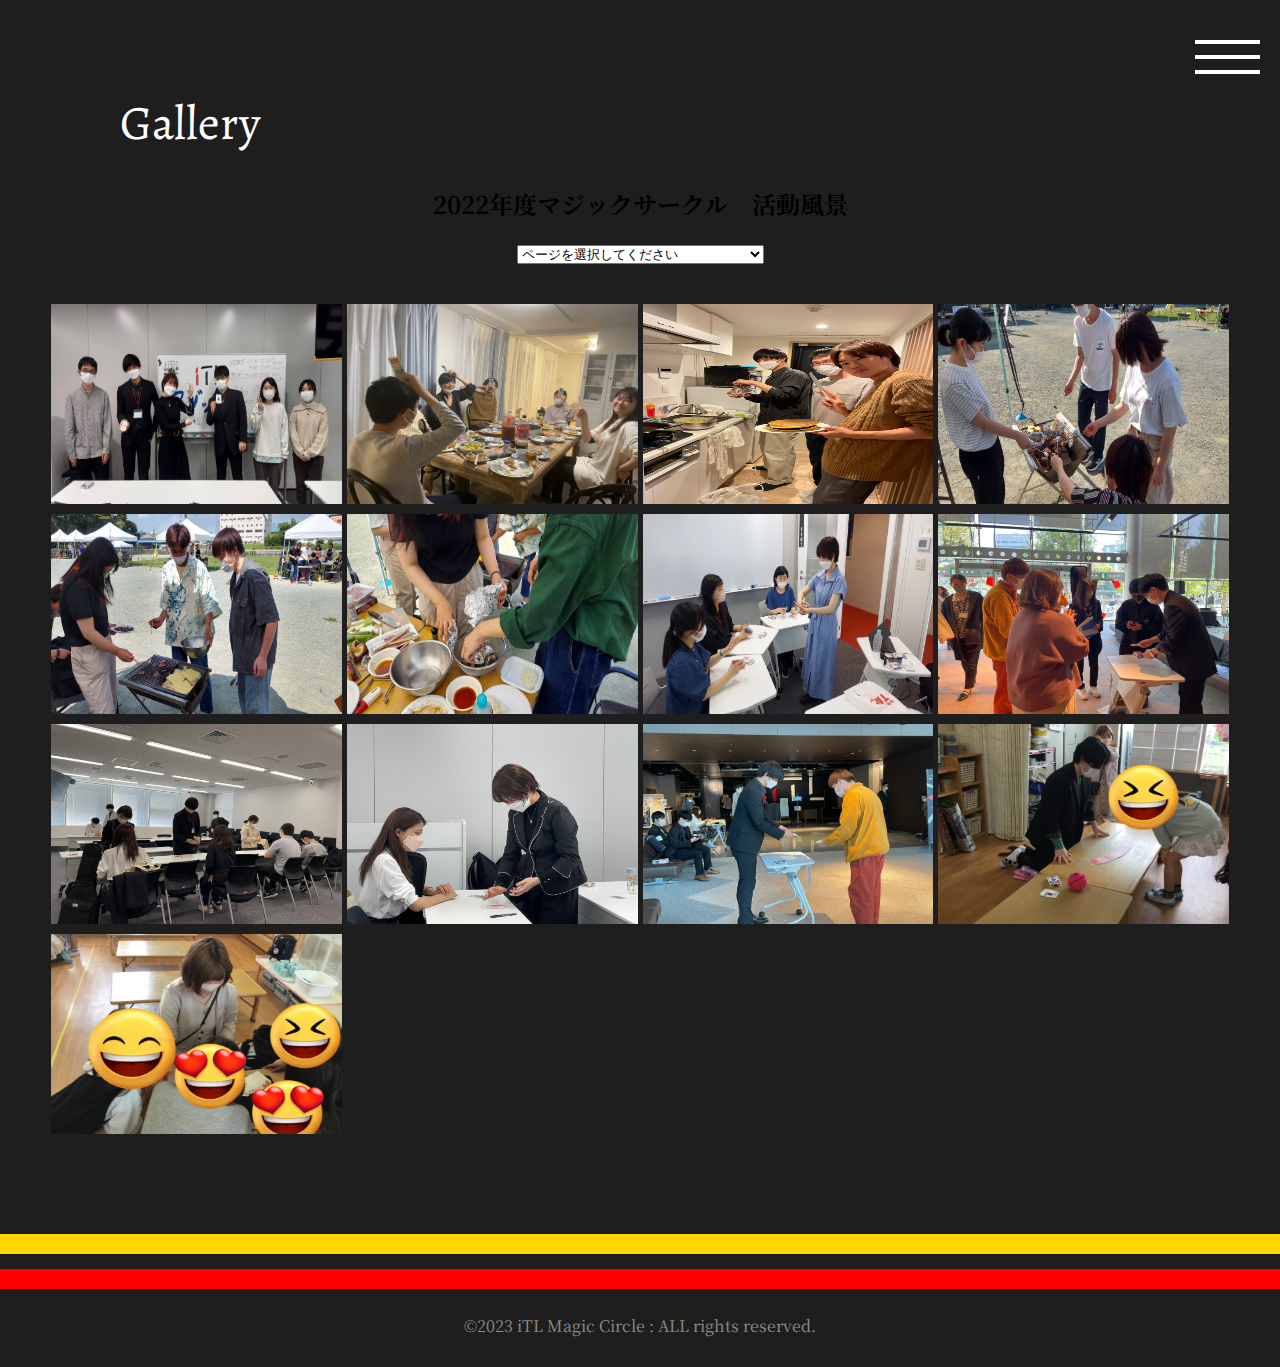
<file: public/gallery/2022.html>
<!DOCTYPE html>
<html lang="ja">

<head>
    <meta charset="UTF-8">
    <meta http-equiv="X-UA-Compatible" content="IE=edge">
    <meta name="viewport" content="width=device-width, initial-scale=1.0">
    <link rel="preconnect" href="https://fonts.googleapis.com">
    <link rel="preconnect" href="https://fonts.gstatic.com" crossorigin>
    <link href="https://fonts.googleapis.com/css2?family=Alegreya&family=Noto+Serif+JP&display=swap" rel="stylesheet">
    <link rel="stylesheet" href="../styles/common.css">
    <link rel="stylesheet" href="../styles/hamburger-menu-addon.css">
    <link rel="stylesheet" href="../styles/gallery.css">
    <script src="../js/hamburger-menu.js" defer></script>
    <script src="../js/gallery-menu.js" defer></script>
    <title>Gallery | iTL Magic Circle</title>
</head>

<body>
    <div class="mask"></div>
    <div class="gallery-container">
        <header class="header">
            <div class="h-humbergar" id="hamburger-trigger">
                <span></span><span></span><span></span>
            </div>
            <div class="h-nav-area">
                <h2 class="h-nav-heading heading">iTL Magic Circle</h2>
                <nav class="h-global-menu">
                    <ul class="global-nav">
                        <li class="nav-item">
                            <a href="../index.html" class="h-global-menu-text text">
                                Home
                            </a>
                        </li>
                        <li class="nav-item">
                            <a href="../about.html" class="h-global-menu-text text">
                                About us
                            </a>
                        </li>
                        <li class="nav-item">
                            <a href="../members.html" class="h-global-menu-text text">
                                Members
                            </a>
                        </li>
                        <li class="nav-item">
                            <a href="./top.html" class="h-global-menu-text text">
                                Gallery
                            </a>
                        </li>
                        <li class="nav-item">
                            <a href="../link.html" class="h-global-menu-text text">
                                Link
                            </a>
                        </li>
                        <li class="nav-item">
                            <a href="../members-only.html" class="h-global-menu-text text">
                                Members-only
                            </a>
                        </li>
                        <li class="nav-item">
                            <a href="../contact.html" class="h-global-menu-text text">
                                Contact
                            </a>
                        </li>
                    </ul>
                </nav>
                <div class="h-nav-contact-area">
                    <a href="https://note.com/itlmagic/" class="anchor-box">
                        <img src="../images/note_logo.png" alt="note">
                    </a>
                    <a href="https://twitter.com/iTL57989039" class="anchor-box">
                        <img src="../images/Twitter-logo-blue.png" alt="Twitter">
                    </a>
                </div>
            </div>
        </header>
        <main>
            <h1 class="h-heading heading">Gallery</h1>

            <h2 class="gallery-heading">2022年度マジックサークル　活動風景</h2>

            <form class="gallery-form">
                <select name="gallery" id="js-gallery-select-box">
                    <option value="#">ページを選択してください</option>
                    <option value="./2022.html">2022年度マジックサークル　活動風景</option>
                </select>
            </form>

            <section class="gallery-pictures">
                <img src="../images/gallery/2022/2022gallery1.jpg" alt="画像1" class="picture-image">
                <img src="../images/gallery/2022/2022gallery2.jpg" alt="画像2" class="picture-image">
                <img src="../images/gallery/2022/2022gallery3.jpg" alt="画像3" class="picture-image">
                <img src="../images/gallery/2022/2022gallery4.jpg" alt="画像4" class="picture-image">
                <img src="../images/gallery/2022/2022gallery5.jpg" alt="画像5" class="picture-image">
                <img src="../images/gallery/2022/2022gallery6.jpg" alt="画像6" class="picture-image">
                <img src="../images/gallery/2022/2022gallery7.jpg" alt="画像7" class="picture-image">
                <img src="../images/gallery/2022/2022gallery8.jpg" alt="画像8" class="picture-image">
                <img src="../images/gallery/2022/2022gallery9.jpg" alt="画像9" class="picture-image">
                <img src="../images/gallery/2022/2022gallery10.jpg" alt="画像10" class="picture-image">
                <img src="../images/gallery/2022/2022gallery11.jpg" alt="画像11" class="picture-image">
                <img src="../images/gallery/2022/2022gallery12.jpg" alt="画像12" class="picture-image">
                <img src="../images/gallery/2022/2022gallery13.jpg" alt="画像13" class="picture-image">
            </section>
        </main>
    </div>
        <footer class="footer">
            <div class="yellow-line line-between"></div>
            <div class="red-line"></div>
            <p class="copyright-text text">&copy;2023 iTL Magic Circle : ALL rights reserved.</p>
        </footer>

</body>

</html>
</file>
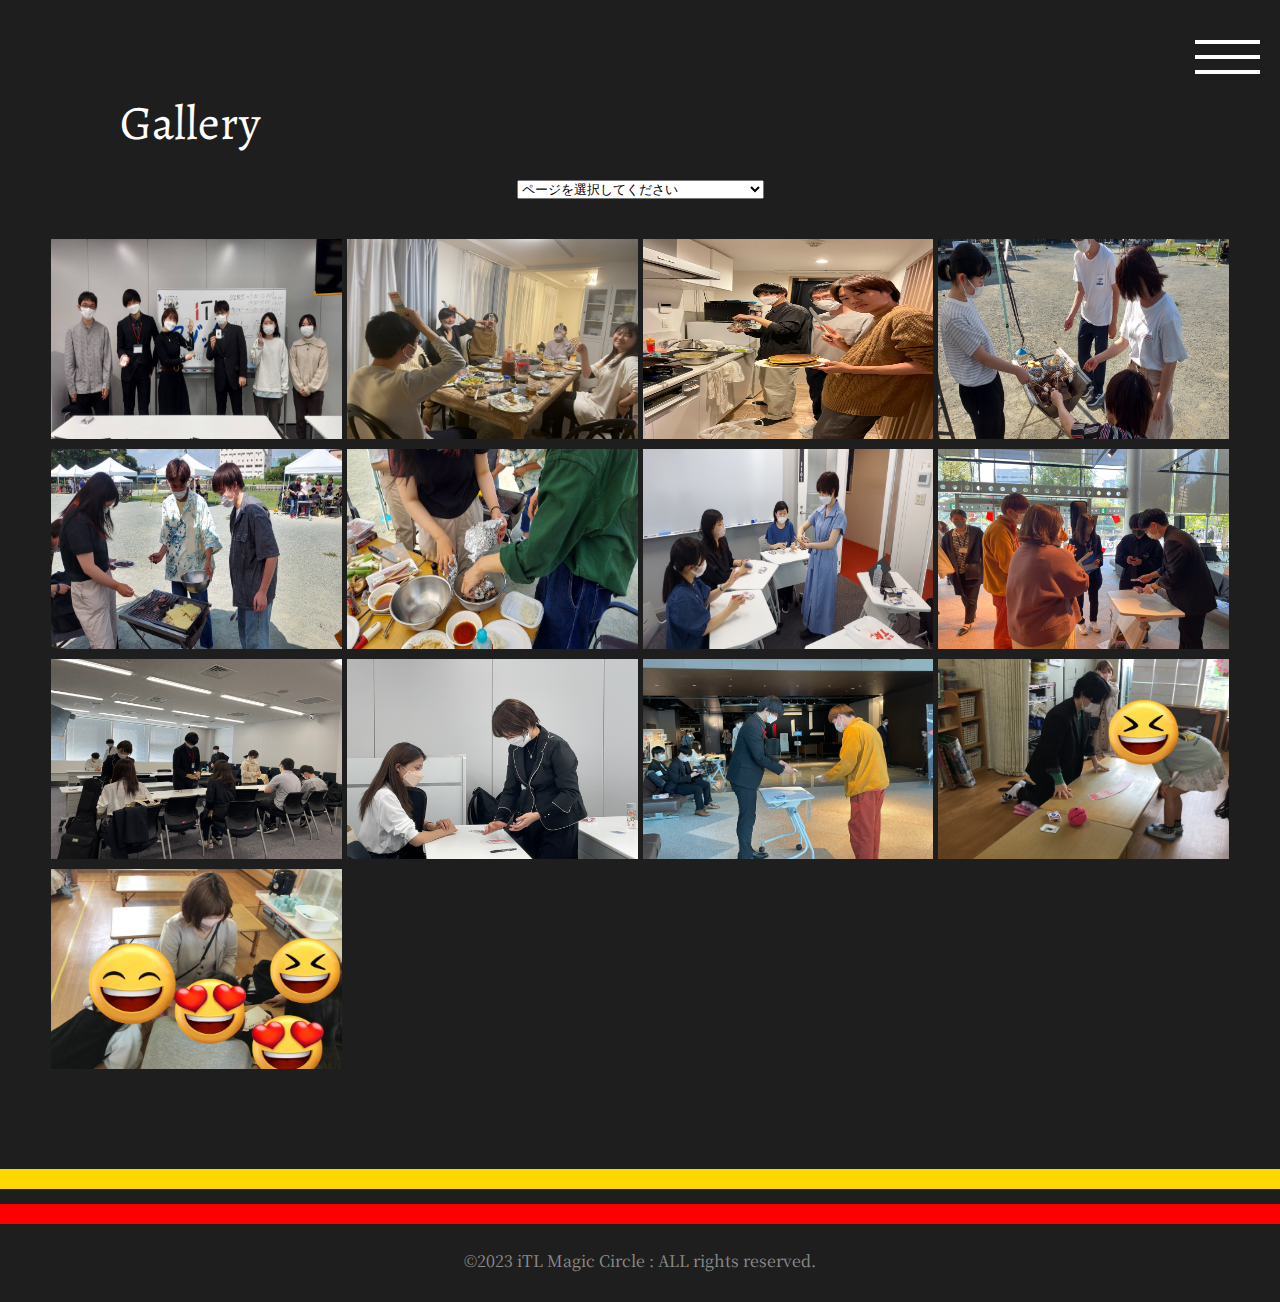
<file: public/gallery/top.html>
<!DOCTYPE html>
<html lang="ja">

<head>
    <meta charset="UTF-8">
    <meta http-equiv="X-UA-Compatible" content="IE=edge">
    <meta name="viewport" content="width=device-width, initial-scale=1.0">
    <link rel="preconnect" href="https://fonts.googleapis.com">
    <link rel="preconnect" href="https://fonts.gstatic.com" crossorigin>
    <link href="https://fonts.googleapis.com/css2?family=Alegreya&family=Noto+Serif+JP&display=swap" rel="stylesheet">
    <link rel="stylesheet" href="../styles/common.css">
    <link rel="stylesheet" href="../styles/hamburger-menu-addon.css">
    <link rel="stylesheet" href="../styles/gallery.css">
    <script src="../js/hamburger-menu.js" defer></script>
    <script src="../js/gallery-menu.js" defer></script>
    <title>Gallery | iTL Magic Circle</title>
</head>

<body>
    <div class="mask"></div>
    <div class="gallery-container">
        <header class="header">
            <div class="h-humbergar" id="hamburger-trigger">
                <span></span><span></span><span></span>
            </div>
            <div class="h-nav-area">
                <h2 class="h-nav-heading heading">iTL Magic Circle</h2>
                <nav class="h-global-menu">
                    <ul class="global-nav">
                        <li class="nav-item">
                            <a href="../index.html" class="h-global-menu-text text">
                                Home
                            </a>
                        </li>
                        <li class="nav-item">
                            <a href="../about.html" class="h-global-menu-text text">
                                About us
                            </a>
                        </li>
                        <li class="nav-item">
                            <a href="../members.html" class="h-global-menu-text text">
                                Members
                            </a>
                        </li>
                        <li class="nav-item">
                            <a href="./top.html" class="h-global-menu-text text">
                                Gallery
                            </a>
                        </li>
                        <li class="nav-item">
                            <a href="../link.html" class="h-global-menu-text text">
                                Link
                            </a>
                        </li>
                        <li class="nav-item">
                            <a href="../members-only.html" class="h-global-menu-text text">
                                Members-only
                            </a>
                        </li>
                        <li class="nav-item">
                            <a href="../contact.html" class="h-global-menu-text text">
                                Contact
                            </a>
                        </li>
                    </ul>
                </nav>
                <div class="h-nav-contact-area">
                    <a href="https://note.com/itlmagic/" class="anchor-box">
                        <img src="../images/note_logo.png" alt="note">
                    </a>
                    <a href="https://twitter.com/iTL57989039" class="anchor-box">
                        <img src="../images/Twitter-logo-blue.png" alt="Twitter">
                    </a>
                </div>
            </div>
        </header>
        <main>
            <h1 class="h-heading heading">Gallery</h1>

            <form class="gallery-form">
                <select name="gallery" id="js-gallery-select-box">
                    <option value="#">ページを選択してください</option>
                    <option value="./2022.html">2022年度マジックサークル　活動風景</option>
                </select>
            </form>

            <section class="gallery-pictures">
                <img src="../images/gallery/2022/2022gallery1.jpg" alt="画像1" class="picture-image">
                <img src="../images/gallery/2022/2022gallery2.jpg" alt="画像2" class="picture-image">
                <img src="../images/gallery/2022/2022gallery3.jpg" alt="画像3" class="picture-image">
                <img src="../images/gallery/2022/2022gallery4.jpg" alt="画像4" class="picture-image">
                <img src="../images/gallery/2022/2022gallery5.jpg" alt="画像5" class="picture-image">
                <img src="../images/gallery/2022/2022gallery6.jpg" alt="画像6" class="picture-image">
                <img src="../images/gallery/2022/2022gallery7.jpg" alt="画像7" class="picture-image">
                <img src="../images/gallery/2022/2022gallery8.jpg" alt="画像8" class="picture-image">
                <img src="../images/gallery/2022/2022gallery9.jpg" alt="画像9" class="picture-image">
                <img src="../images/gallery/2022/2022gallery10.jpg" alt="画像10" class="picture-image">
                <img src="../images/gallery/2022/2022gallery11.jpg" alt="画像11" class="picture-image">
                <img src="../images/gallery/2022/2022gallery12.jpg" alt="画像12" class="picture-image">
                <img src="../images/gallery/2022/2022gallery13.jpg" alt="画像13" class="picture-image">
            </section>
        </main>
    </div>
        <footer class="footer">
            <div class="yellow-line line-between"></div>
            <div class="red-line"></div>
            <p class="copyright-text text">&copy;2023 iTL Magic Circle : ALL rights reserved.</p>
        </footer>

</body>

</html>
</file>
<file: public/styles/common.css>
/*
ファイル説明
- 全体で使用しているスタイル、共通で使用しているコンポーネントのスタイルが定義されている。

読み込み対象
- すべてのHTML

詳細
- サイト全体共通で使用するスタイル
    - 余白の初期化、リスト・アンカーのデフォルトスタイル削除、
    - 全体のフォントサイズ、フォントに関する設定、背景色の設定
    - 全体で共通化しているクラス
        - image 画像の幅サイズを親要素に合わせる
- サイト全体で使用しているコンポーネント
    - ヘッダー（ハンバーガーメニュー）
    - フッター

*/

/*

サイト全体共通で使用するスタイル

*/


* {
    margin: 0;
    padding: 0;
    box-sizing: border-box;
    text-decoration: none;
    list-style: none;
}

html {
    font-size: 16px;
    background-color: #1e1e1e;
    font-family: 'Noto Serif JP', serif;
}

.heading {
    font-family: 'Alegreya', serif;
    font-weight: 400;
}

.text {
    font-family: 'Noto Serif JP', serif;
    color: #FFFFFF;
}

.image {
    width: 100%;
}

/*h1見出し*/
.h-heading{
    font-size: 3rem;
    color: white;
    text-align: left;
    padding-left: 100px;
}


/*menuから引用してくる*/
a:link {
    text-decoration:none;
    color: #ffffff;
}

a:visited {
    text-decoration:none;
    color:#FFFFFF;
}

a:active {
    text-decoration:none;
    color:#ffffff;
}

a:hover {
    text-decoration:underline;
    color: #D9D9D9;
}



/*
    サイト全体で使用しているコンポーネント
*/


/*
    ハンバーガーメニュー
*/

.h-humbergar {
    width: 65px;
    height: 50px;
    position: relative;
    cursor: pointer;
    z-index: 100;
}

.h-humbergar span {
    display: inline-block;
    transition: all.3s linear;
    position: absolute;
    height: 4px;
    background: #fff;
    width: 100%;
    display: flex;
    justify-content: center;
}

.h-humbergar span:nth-of-type(1) {
    top: 0px; 
}
  
.h-humbergar span:nth-of-type(2) {
    top: 15px;
  }
  
.h-humbergar span:nth-of-type(3) {
    top: 30px;
}

/*   ハンバーガーメニューオープン時   */

.h-float-area.active h1 {
    opacity: 0;
}

.h-humbergar.active span:nth-of-type(1) {
    top: 10px;
    transform: rotate(-45deg);
}

.h-humbergar.active span:nth-of-type(2) {
    opacity: 0;
}

.h-humbergar.active span:nth-of-type(3) {
    top: 10px;
    transform: rotate(45deg);
}

/*
    ナビゲーションメニュー
*/

.h-nav-area {
    position: fixed;
    top: 0;
    right: 0;
    z-index: 90;
    width: 100%;
    height: 100vh;
    overflow-y: auto;
    transition: all.3s linear;
    padding: 0 10px 0 30px;
    transform: translateX(100%);
}

.h-nav-area.active {
    transform: translateX(0);
}

.mask {
    position: fixed;
    top: 0;
    left: 0;
    z-index: 80;
    width: 100%;
    height: 100vh;
    background-color: #1E1E1E;
    transition: all.3s linear;
    transform: translateX(100%);
    cursor: pointer;
}

.mask.active {
    transform: translateX(0);
}

.h-nav-heading {
    font-size: 6rem;
    color: #FFFFFF;
}

.h-global-menu-text {
    font-size: 2em;
}

.h-global-menu-text:hover {
    opacity: 0.7;
}

.global-nav {
    padding: 50px;
}

.global-nav > .nav-item {
    margin-bottom: 30px;
}

.h-nav-contact-area {
    display: flex;
    flex-direction: row;
    justify-content: end;
    align-items: center;
    column-gap: 50px;
    padding: 0 50px 50px 0;
}

.h-nav-contact-area > .anchor-box {
    display: block;
    width: 100px;
    cursor: pointer;
    text-decoration: none;
}

.anchor-box > img {
    width: 100%;
}



/*
  レスポンシブ対応
*/

/*
 タブレット
*/

/*
    ヘッダー
*/

@media screen and (max-width: 1080px) {
    .h-heading {
        padding-left: 40px;
    }

}

@media screen and (max-width: 1080px) {
    /*h1見出し*/
    .h-heading {
        padding-left: 40px;
    }

    /*ナビゲーション*/
    .h-nav-heading {
        font-size: 4em;
        text-align: center;
    }

    .global-nav {
        text-align: center;
    }

    .h-nav-contact-area {
        justify-content: center;
    }

    .h-humbergar {
        margin-top: 10px;
    }
}


/*
  レスポンシブ対応
*/

/*
 スマホ
*/

@media screen and (max-width: 550px) {
    /*h1見出し*/
    .h-heading{
        padding-left: 0px;
    }

    /*ナビゲーション*/
    .h-nav-heading {
        font-size: 2.5em;
        margin-top: 50px;
    }

    .h-humbergar {
        margin-top: 15px;
        width: 45px;
    }

    .h-humbergar span:nth-of-type(2) {
        top: 12px;
    }

    .h-humbergar span:nth-of-type(3) {
        top: 24px;
    }
}


/*

    フッター

*/

.footer {
    margin-top: 100px;
    margin-bottom: 30px;
}

.yellow-line {
    border: 10px solid #FFD700;
}

.red-line {
    border: 10px solid #FF0000;
}

.line-between {
    margin-bottom: 15px;
}

.copyright-text {
    text-align: center;
    font-size: 1em;
    color: rgba(255, 255, 255, 0.5);
    margin-top: 25px;
}
</file>
<file: public/styles/index.css>
/*
    メインビジュアル
*/

.header {
    position: relative;
}

.h-mainvisual img {
    width: 100%;
}

.h-float-area {
    position: absolute;
    top: 0;
    left: 50%;
    transform: translateX(-50%);
    width: 100%;
    display: flex;
    justify-content: flex-end;
    align-items: center;
    padding-right: 30px;
    z-index: 100;
}

.h-float-area.active {
    position: fixed;
}

.h-heading {
    font-size: 8rem;
    text-align: center;
    flex-grow: 1;
    color: black;
}

/*
    メインエリア
*/

.main {
    background-color: #1e1e1e;
    color: #FFFFFF;
    padding-left: 135px;
}

/*
    セクション
*/

.top-section {
    margin-bottom: 50px;
}

.s-heading_underline {
    width: fit-content;
    padding: 5px 40px;
    border-bottom: 1px solid #FFD700;
    font-size: 2em;
}

.s-heading_underline--soon {
    width: fit-content;
    padding: 5px 20px;
    border-bottom: 5px solid #D9D9D9;
    margin: 0 auto;
}

/*
    キャッチコピーセクション
*/

.s-catch-copy {
    padding-top: 25px;
}

.catch-copy-text {
    font-size: 3rem;
    text-align: center;
}

.catch-copy-text_small {
    font-size: 2.5rem;
    color: rgba(255, 255, 255, 0.8);
}

/*
    アバウトページ
*/

.s-about {
    display: flex;
    justify-content: space-between;
    padding-right: 60px;
}

.s-about-text-box {
    width: 50%;
    display: flex;
    flex-direction: column;
    justify-content: space-between;
}

.s-about-image-box {
    width: 40%;
}

.s-about-text {
    font-size: 1.75em;
}

.s-about-text_right {
    text-align: right;
    font-size: 30px;
}

/*
    メンバーセクション
*/

.s-members-box {
    padding: 100px 100px 0px 100px;
}

.member-cards {
    display: flex;
    flex-direction: row;
    flex-wrap: wrap;
    justify-content: space-between;
    align-items: center;
    row-gap: 90px;
}

.member-card {
    width: 20%;
    display: flex;
    flex-direction: column;
    align-items: center;
    row-gap: 10px;
}

.card-image {
    width: 100px;
    height: 100px;
}

.s-member-text_right {
    text-align: right;
    margin-top: 20px;
    font-size: 30px;
}

/*Gallery画像サイズ*/
.flex-container{
    display:flex;
    flex-wrap: wrap;
    margin-top: 30px;
    max-width: 100%;
    justify-content: center;
    flex-wrap: nowrap;
}


.flex-container img{
    max-width: 100%;
    height: auto;
    width: 30%;
    margin-left: 20px;
    margin-right: 20px;
}
/*PC版のときはかくす*/
.gallery_sp{
    display: none;
}

/*Galleryのmore*/
.s-gallery-text-right{
    text-align: right;
    margin-top: 20px;
    /*margin-right: 80px;*/
    font-size: 30px;
    padding: 100px 100px 0px 100px;
}

/*note link contact*/
/*noteのロゴのサイズ*/
.note_logo{
    text-align: center;
    width: 130px;
    height: 70%;
    margin-top: 10px;
    margin-right: 45px;
    border-bottom: 2px solid #D9D9D9;
}
/*note contact linkの部分*/
.note_contact_link{
    display: flex;
    justify-content: center;
    font-size: 30px;
    flex-direction: row;
    flex-wrap: wrap;
    row-gap: 65px;
    column-gap: 30px;
    margin-top: 30px;
    margin-bottom: 20px;
    min-width: 30px;
}

.note_contact_link h2{
    margin-left: 45px;
    margin-right: 45px;
    margin-top: 10px;
    font-size: 30px;
    border-bottom: 2px solid #D9D9D9;
}

.twitter-container {
    max-width: 1000px;
    margin: 0 auto;
}

.twitter-timeline {
    margin: 30px auto;
    padding-top: 50px;
    width: 70%;
}


/*
  レスポンシブ対応
*/

/*
 タブレット
*/

/*

    ヘッダータイトル

*/

@media screen and (max-width: 1080px) {
    .h-heading {
        font-size: 4em;
    }
}

/*
    mainセクション
*/

@media screen and (max-width: 1080px) {
    .main {
        padding: 10px 80px;
    }

    .s-heading_underline {
        padding: 5px 60px;
        margin: 0 auto;
    }
}


/*
 アバウトセクション
*/

@media screen and (max-width: 1080px) {

    .s-about {
        padding-right: 0px;
    }

    .s-about-text-box {
        align-items: center;
        width: 100%;
    }

    .s-about-text {
        font-size: 1.75em;
        text-align: center;
        margin-top: 50px;
    }
    
    .s-about-image-box {
        display: none;
    }

    .s-about-text_right {
        width: 100%;
        margin-top: 100px;
    }

    .s-about-text_right > .text {
        font-size: 2em;
    }
}


/*
 メンバーセクション
*/

@media screen and (max-width: 1080px) {
    .s-about-text_right > .text {
        font-size: 1em;
    }
    .s-members,
    .s-twitter > .heading {
        margin: 0 auto;
    }

    .s-members-box {
        padding: 100px 0 0 0;
    }

    .member-card {
        width: 30%;
    }

    .s-member-text_right > .text {
        font-size: 2em;
    }

    .s-gallery-text-right{
        padding: 100px 0 0 0;
        transform: translateY(-100px);
    }

    .note_contact_link{
        transform: translateY(-10px);
        margin-right: 0px;
        margin-left: 0px;
        row-gap: 20px;
        column-gap: 0px;
        margin-top: 0px;
        margin-bottom: 20px;
        min-width: 0px;
    }
}

/*
Galleryセクション
*/

@media screen and (max-width: 1080px) {
    .s-gallery-text-right{
        padding: 100px 0 0 0;
    }
}

/*moreのフォントサイズ*/

@media screen and (max-width: 1080px) {
    .s-about-text_right > .text {
        font-size: 1em;
    }
    .s-member-text_right > .text{
        font-size: 1em;
    }
}

/*
  レスポンシブ対応
*/

/*
 スマホ
*/

@media screen and (max-width: 550px) {

    /* ヘッダー */

    .h-heading {
        font-size: 2.5em;
    }

    .h-float-area {
        padding-right: 20px;
    }

    .main {
        padding: 10px 25px;
    }

    .top-section {
        margin-bottom: 30px;
    }

    /* キャッチコピーセクション */

    .catch-copy-text {
        font-size: 1.5rem;
    }

    .catch-copy-text_small {
        font-size: 1.3rem;
    }
}

@media screen and (max-width: 550px) {
    .s-about-text {
        margin-top: 30px;
        font-size: 1em;
        line-height: 2em;
    }

    .s-about-text_right {
        margin-top: 20px;
    }

    .s-about-text_right > .text {
        font-size: 1em;
    }
}

@media screen and (max-width: 550px) {
    .member-card {
        width: 45%;
    }

    .s-member-text_right > .text {
        font-size: 1.1em;
    }
}

@media screen and(max-width: 550px) {
    .s-about-text_right a{
        margin-right: 30px;
    }
}


/*Gallery*/
@media screen and (max-width: 550px) {
    .gallery_sp{
        display: flex;
        margin-top: 25px;
        
    }
    .flex-container{
        display: none;
    }
    .arrow_right{
        transform: rotate(180deg);
        background-color: black;
    }
    .arrow_left{
        background-color: black;
    }
    .button_gallery{
        width: 0px;
        background-color: black;
    }
    .button_gallery_left{
        background-color: black;
        border: black;
    }
    .button_gallery_right{
        background-color: black;
        border: black;
    }
    .gallery_size{
        width: 30px;
    }
    .gallery_sp img{
        width: 80%;
    }
    .s-gallery-text-right{
        text-align: right;
        transform: translateY(-100px);
    }

    /*note_contact_link*/
    .note_contact_link{
        transform: translateY(-20px);
        row-gap: 20px;
        column-gap: 0px;
    }
    .note_logo{
        margin-left: 50px;
    }
}
</file>
<file: public/css/about.css>
/* ハンバーガーメニューとフォントの件は後回し！ */

body {
    color: #FFFFFF;
    background-color: #1E1E1E;
}

.about_header {
    font-size: 85px;
    font-weight: 400;
    font-family: 'Alegreya', serif;
    text-align: center;
    margin: 100px;
}

.wrapper_1, .wrapper_2, .wrapper_3 {
    display: flex;
}

.img_1 {
    width: 100%;
}

.img_2 {
    width: 85%;
}

.img_3 {
    width: 115%;
}

img {
    width: 100%;
}

.text {
    display: flex;
    flex-direction: column;
    justify-content: center;
    align-items: center;
    font-family: 'Noto Serif JP', serif;
}

p {
    text-align: center;
    font-size: 32px;
}

.text_1 {
    padding-left: 25px;
    padding-right: 25px;
}

.text_2{
    padding-left: 25px;
    padding-right: 25px;
}

.text_3 {
    padding-left: 30px;
    padding-right: 30px;
}

.text_4 {
    padding-left: 170px;
    padding-right: 170px;
    padding-bottom: 15px;
}

@media screen and (max-width: 1080px) {
    .about_header {
        font-size: 65px;
    }

    .wrapper_1 {
        flex-direction: column-reverse;
        row-gap: 30px;
        margin-bottom: 50px;
    }

    .wrapper_2 {
        flex-direction: column;
        row-gap: 30px;
        margin-bottom: 50px;
    }

    .wrapper_3{
        flex-direction: column-reverse;
        row-gap: 30px;
        margin-bottom: 50px;
    }

    .img_1, .img_2, .img_3 {
        width: 100%;
    }

    .img_1 > img, .img_2 > img, .img_3 > img {
        width: 100%;
    }

    p {
        margin-top: 0px;
        margin-bottom: 0px;
    }

    .text {
        font-size: 30px;
    }

    .text_4 {
        margin-top: 0px;
    }

    .text_1, .text_2, .text_3, .text_4 {
        padding-left: 30px;
        padding-right: 30px;
    }
}

@media screen and (max-width: 550px) {

    .about_header {
        font-size: 28px;
        margin: 7px;
    }

    .text_1, .text_2, .text_3, .text_4 {
        font-size: 12px;
    }
}
</file>
<file: public/styles/about.css>
@charset "UTF-8";

body {
    color: #FFFFFF;
    background-color: #1E1E1E;
}

main {
    width: auto;
    margin: 0 auto;
    text-align: center;
}

.about-container {
    padding: 40px 20px 0px;
}

.about_header {
    font-size: 85px;
    font-weight: 400;
    font-family: 'Alegreya', serif;
    margin: 100px;
}

.case__item {
    display: flex;
}

.case__item__img {
    width: 100%;
}

.case__item:nth-child(even) {
    flex-direction: row-reverse;
}

.case__item__text,
.case__item__img {
    width: 50%;
}

.case__item__text {
    font-size: 1.6rem;
    margin: auto 0px;
}

.text {
    font-family: 'Noto Serif JP', serif;
}

.text_1 {
    padding: 0 15px;
}

.text_2 {
    padding: 0 20px;
}

.text_3 {
    padding: 0 30px;
}

.text_4 {
    font-size: 30px;
    padding: 50px 170px 0px;
}

@media screen and (max-width: 1080px) {
    .about_header {
        font-size: 65px;
    }

    .case__item:nth-child(even) {
        flex-direction: column-reverse;
    }

    .case__item:nth-child(odd) {
        flex-direction: column-reverse;
    }

    .case__item__text,
    .case__item__img {
        width: 100%;
        height: 450px;
        display: flex;
        justify-content: center;
        align-items: center;
    }

    .case__item__text {
        height: 300px;
    }

    .text_1,
    .text_2,
    .text_3,
    .text_4 {
        padding: 30px 30px;
    }

    .text_4 {
        font-size: 25px;
        padding: 0 20px 0;
    }
}

@media screen and (max-width: 550px) {

    .about_header {
        font-size: 28px;
        margin: 7px;
        margin-bottom: 50px;
    }


    .case__item__text,
    .case__item__img {
        width: 100%;
        height: 300px;
    }

    .case__item__text,
    .text_4 {
        font-size: 20px;
    }
}
</file>
<file: public/styles/hamburger-menu-addon.css>
/*
    ファイル説明
        - ハンバーガーメニューの追加CSS
        - ハンバーガーアイコンを右寄せする
    
    読み込み対象
        - index.html以外のHTMLファイル

*/

.h-humbergar {
    margin: 0 0 0 auto;
}

.h-humbergar.active {
    position: fixed;
    right: 20px;
}
</file>
<file: public/styles/contact.css>
.contact-container {
    padding: 40px 20px 0px;
}

.h-container {
    display: flex;
}

.contact-text-top {
    font-size: 24px;
    color: #FFFFFF;
    margin-top: 30px;
    display: flex;
    flex-direction: column;
    justify-content: center;
    align-items: center;
}

.contact-description {
    color: #FFFFFF;
    margin-top: 40px;
    display: flex;
    flex-direction: column;
    justify-content: center;
    align-items: center;
}

.form{
    display: flex;
    flex-direction: column;
    justify-content: center;
    align-items: center;
    margin-top: 20px;
}

@media screen and (max-width: 1080px) {
    .h-heading {
        padding-left: 40px;
    }
    .contact-text-top{
        font-size: 20px;
        text-align: center;
        margin-top: 50px;
    }
}

@media screen and (max-width: 550px) {
    .h-heading {
        padding-left: 0px;
    }
}
</file>
<file: public/styles/link.css>
.link-container {
    padding: 40px 20px 0px;
}

.a {
    color: white;
    font-size: 48px;
    text-align: center;
    padding: 300px 0 300px 0;
}
</file>
<file: public/styles/members.css>
.members-container {
    padding: 40px 20px 0px;
}

.h-container {
    display: flex;
}


.slide-area {
    padding: 30px 100px;
    display: flex;
    flex-direction: row;
    align-items: center;
}

.arrow-left > img, .arrow-right > img {
    cursor: pointer;
}

.arrow-right {
    transform: rotate(180deg)
}

.slides-container {
    flex: 1;
}

.slides {
    padding: 20px;
    border-bottom: 3px solid #626041;
    display: flex;
    flex-direction: row;
    justify-content: space-around;
    flex-wrap: nowrap;
    overflow: hidden;
}

.slide {
    display: flex;
    flex-direction: column;
    justify-content: center;
    width: 100px;
    row-gap: 10px;
}

.slide-name {
    text-align: center;
    font-size: 1.2em;
}


.member-area {
    padding: 30px 100px;
}

.member-container {
    display: flex;
    justify-content: space-between;
    flex-direction: row;
    padding: 0 80px;
}

.member-introduce {
    font-size: 2em;
    text-align: center;
}

.member-name, .member-hobby {
    margin-bottom: 50px;
}

.name-label, .hobby-label, .phrase-label {
    text-decoration: underline 1px white;
}

.member-image > img {
    width: 270px;
}

/*
    スライダーのロジック用
*/

.disactive {
    display: none;
}

.disabled {
    opacity: 0;
    pointer-events: none;
}

.move-to-left {
    transform: translateX(500px);
}

.move-to-right {
    transform: translateX(-500px);
}


@media screen and (max-width: 1080px) {
    .h-heading {
        padding-left: 40px;
    }

}

@media screen and (max-width: 1080px) {
    .slide-area {
        padding: 30px 0 30px 40px;
    }

    .member-area {
        padding: 30px 40px;
    }

    .member-container {
        flex-direction: column;
        align-items: center;
        row-gap: 30px;
    }

    .member-name, .member-hobby {
        margin-bottom: 30px;
    }
}



@media screen and (max-width: 550px) {
    .h-heading, .slide-area {
        padding-left: 0px;
    }

    .arrow-left, .arrow-right {
        width: 50px;
    }

    .arrow-left > img, .arrow-right > img {
        width: 100%;
    }


    .slides {
        padding: 20px 0;
    }

    .member-area {
        padding: 30px 0;
    }

    .member-container {
        padding: 0;
    }

    .member-image {
        width: 150px;
    }

    .member-image > img {
        width: 100%;
    }

    .member-introduce {
        font-size: 1em;
    }
}
</file>
<file: public/styles/gallery.css>
.gallery-container {
    padding: 40px 20px 0px;
}

.gallery-heading {
    text-align: center;
    margin-top: 30px;
}

.gallery-form {
    text-align: center;
    margin: 20px 0 40px;
}

.gallery-pictures {
    width: 95%;
    margin: 0 auto;
    display: flex;
    flex-direction: row;
    align-items: stretch;
    flex-wrap: wrap;
    row-gap: 10px;
    column-gap: 5px;
}

.picture-image {
    width: calc((100% - 15px) / 4 );
    height: 200px;

    // アスペクト比を揃える場合は以下コメントアウト外す
    /* object-fit: cover;
    object-position: 50% top; */
}

/*
    レスポンシブ対応
*/

@media screen and (max-width: 1080px) {

    .picture-image {
        width: calc((100% - 15px) / 3 );
    }
}


@media screen and (max-width: 550px) {

    .picture-image {
        width: calc((100% - 15px) / 2);
    }
}
</file>
